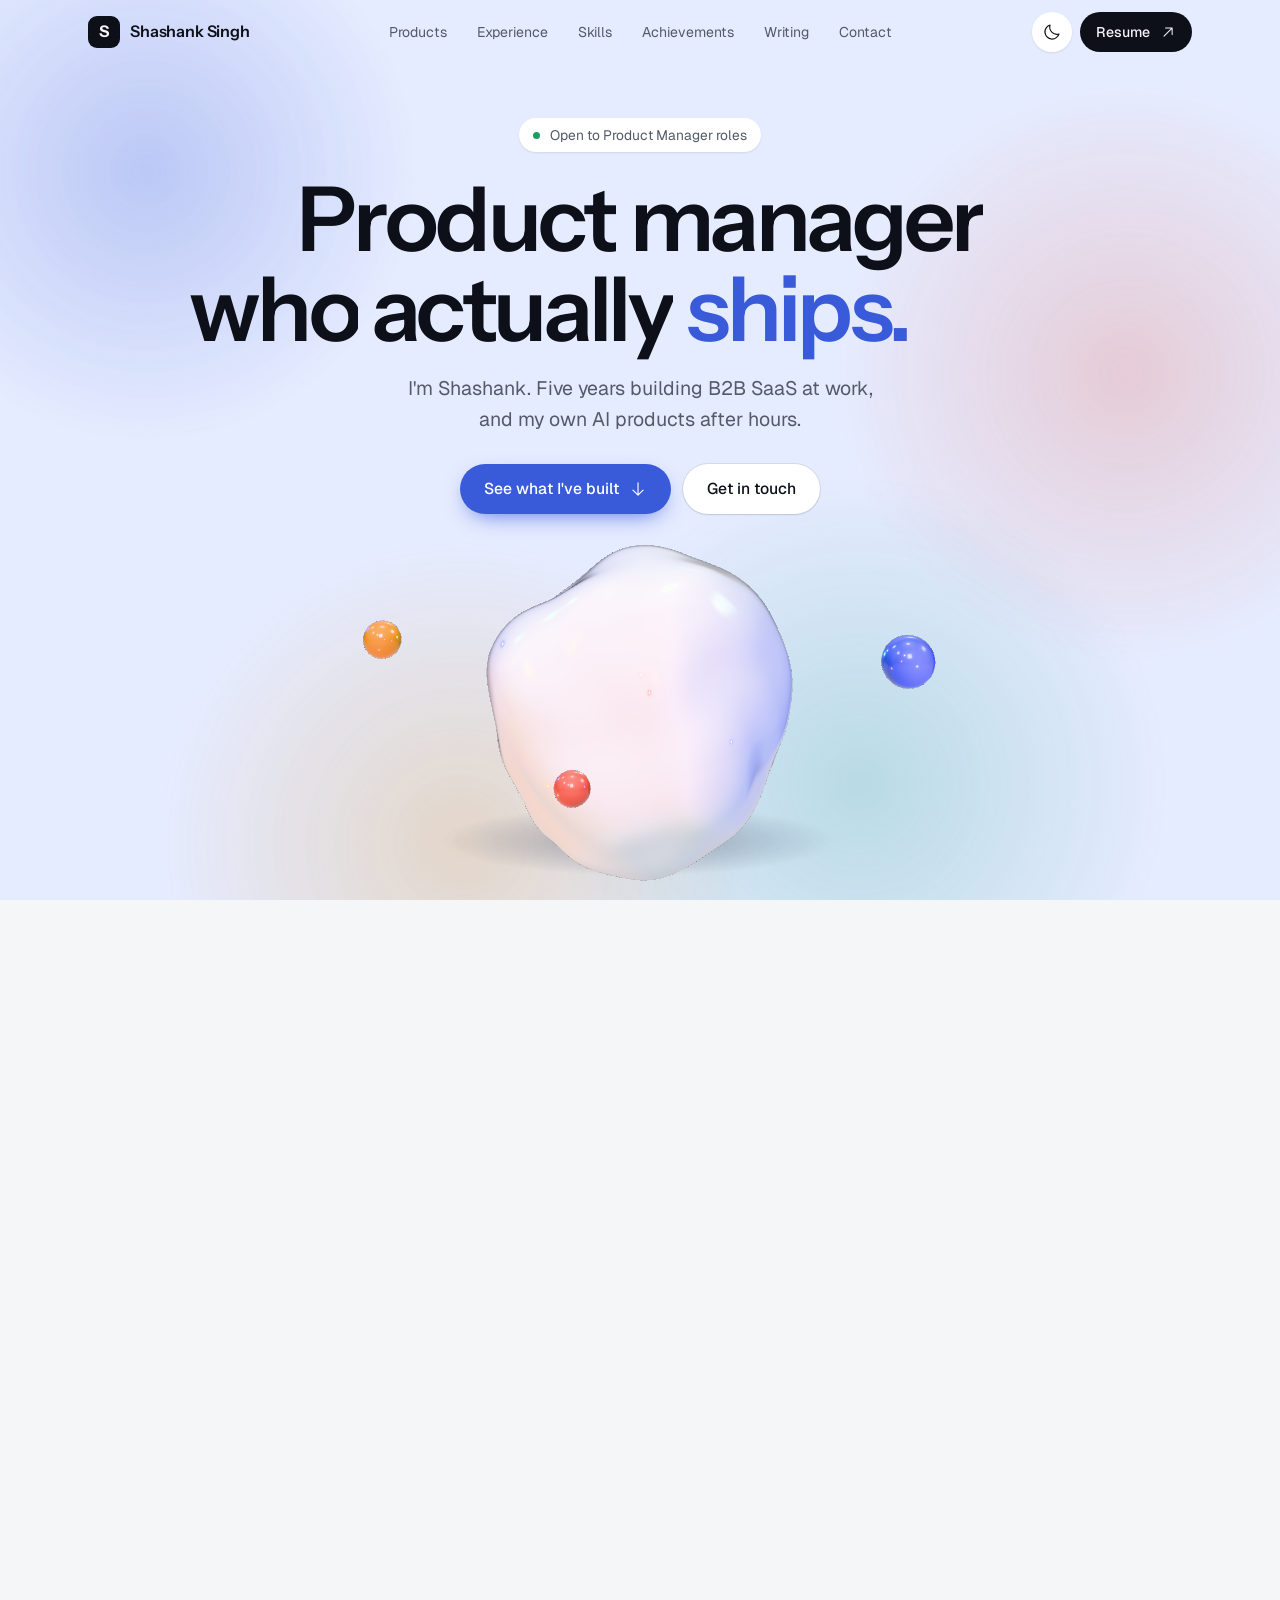
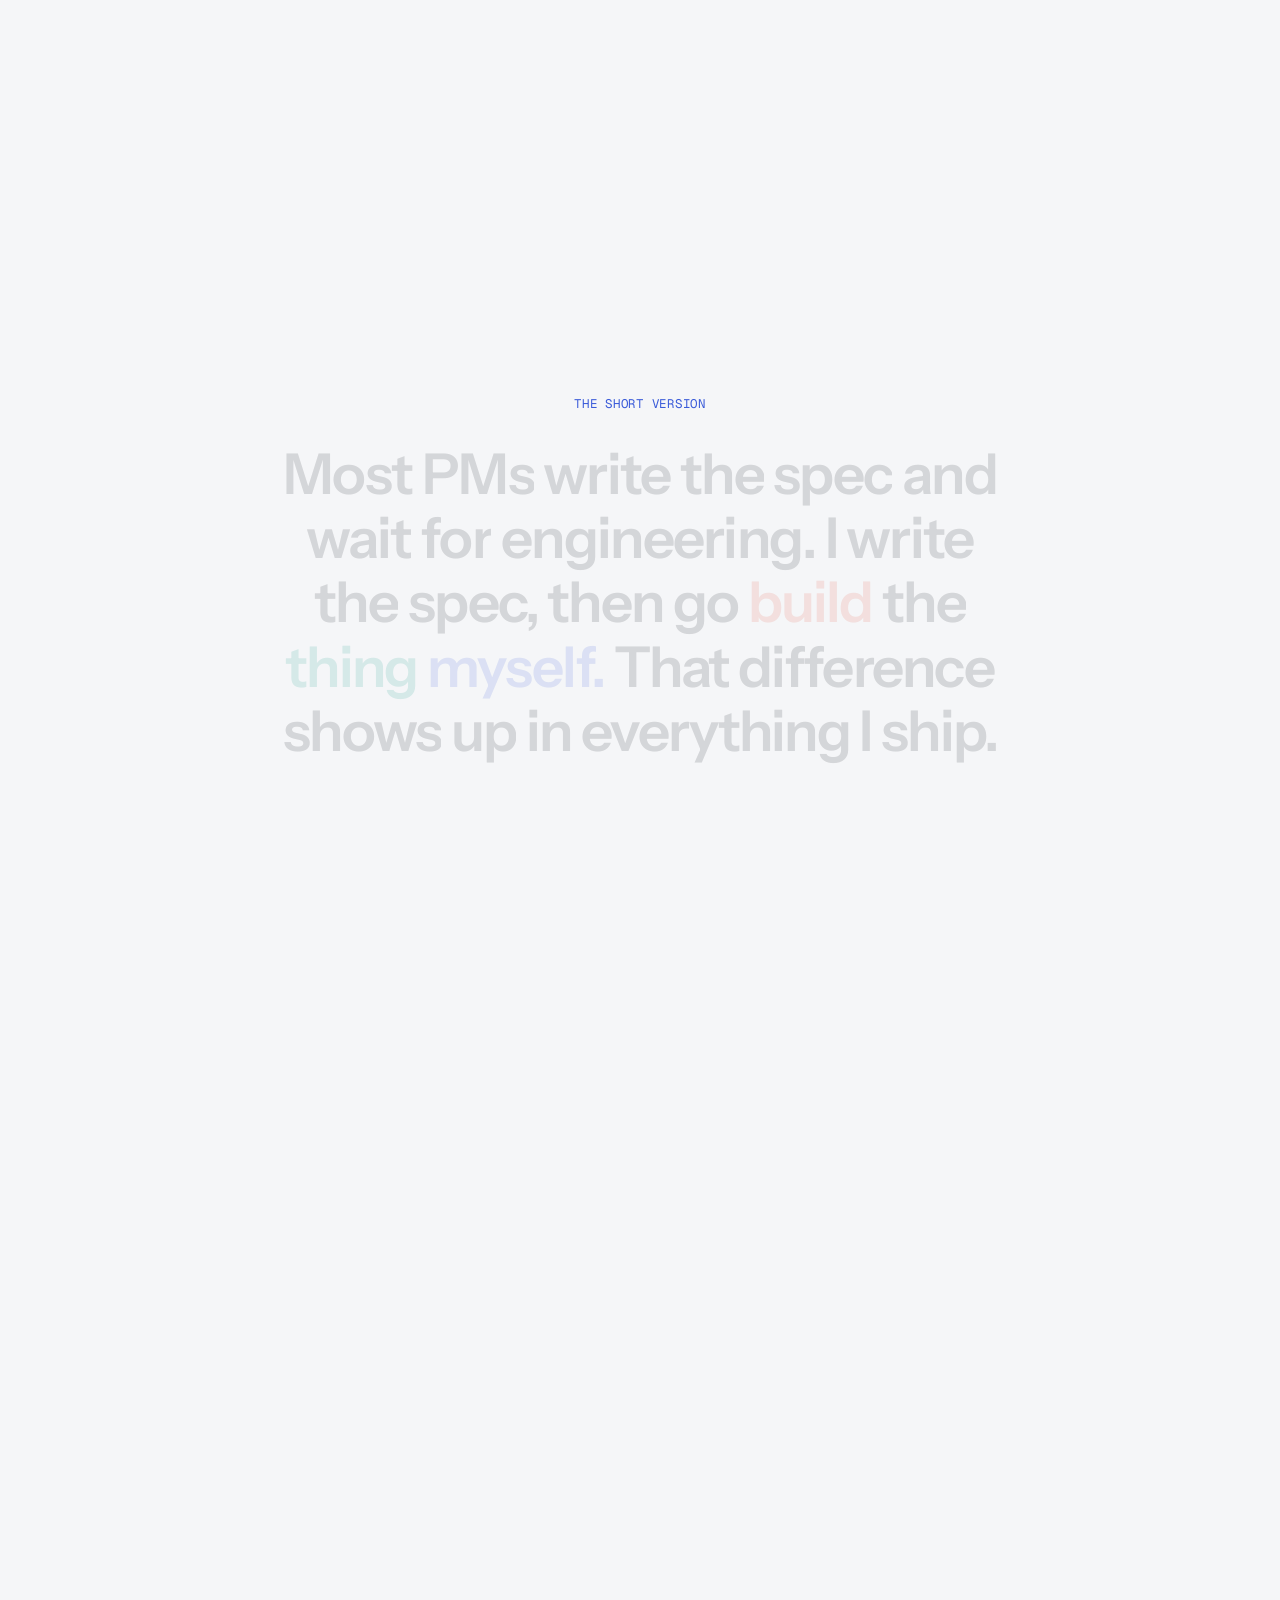
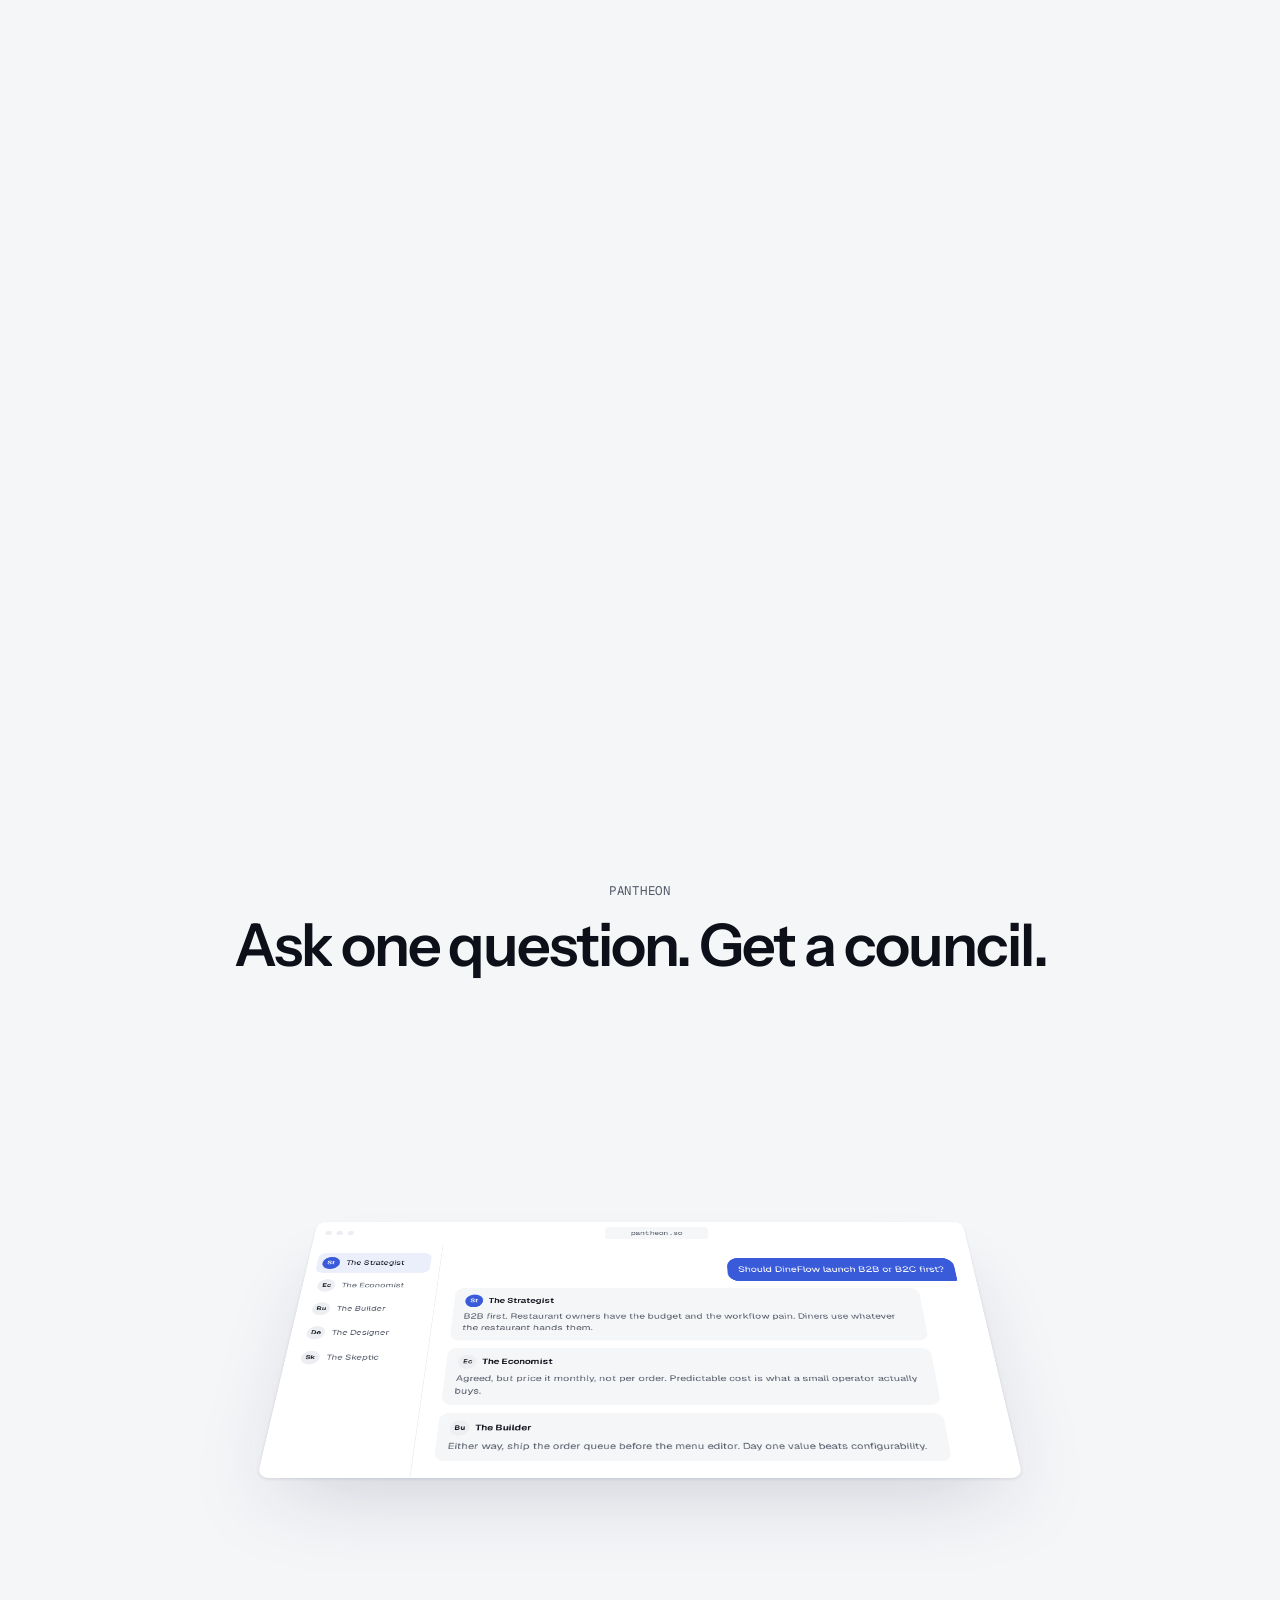
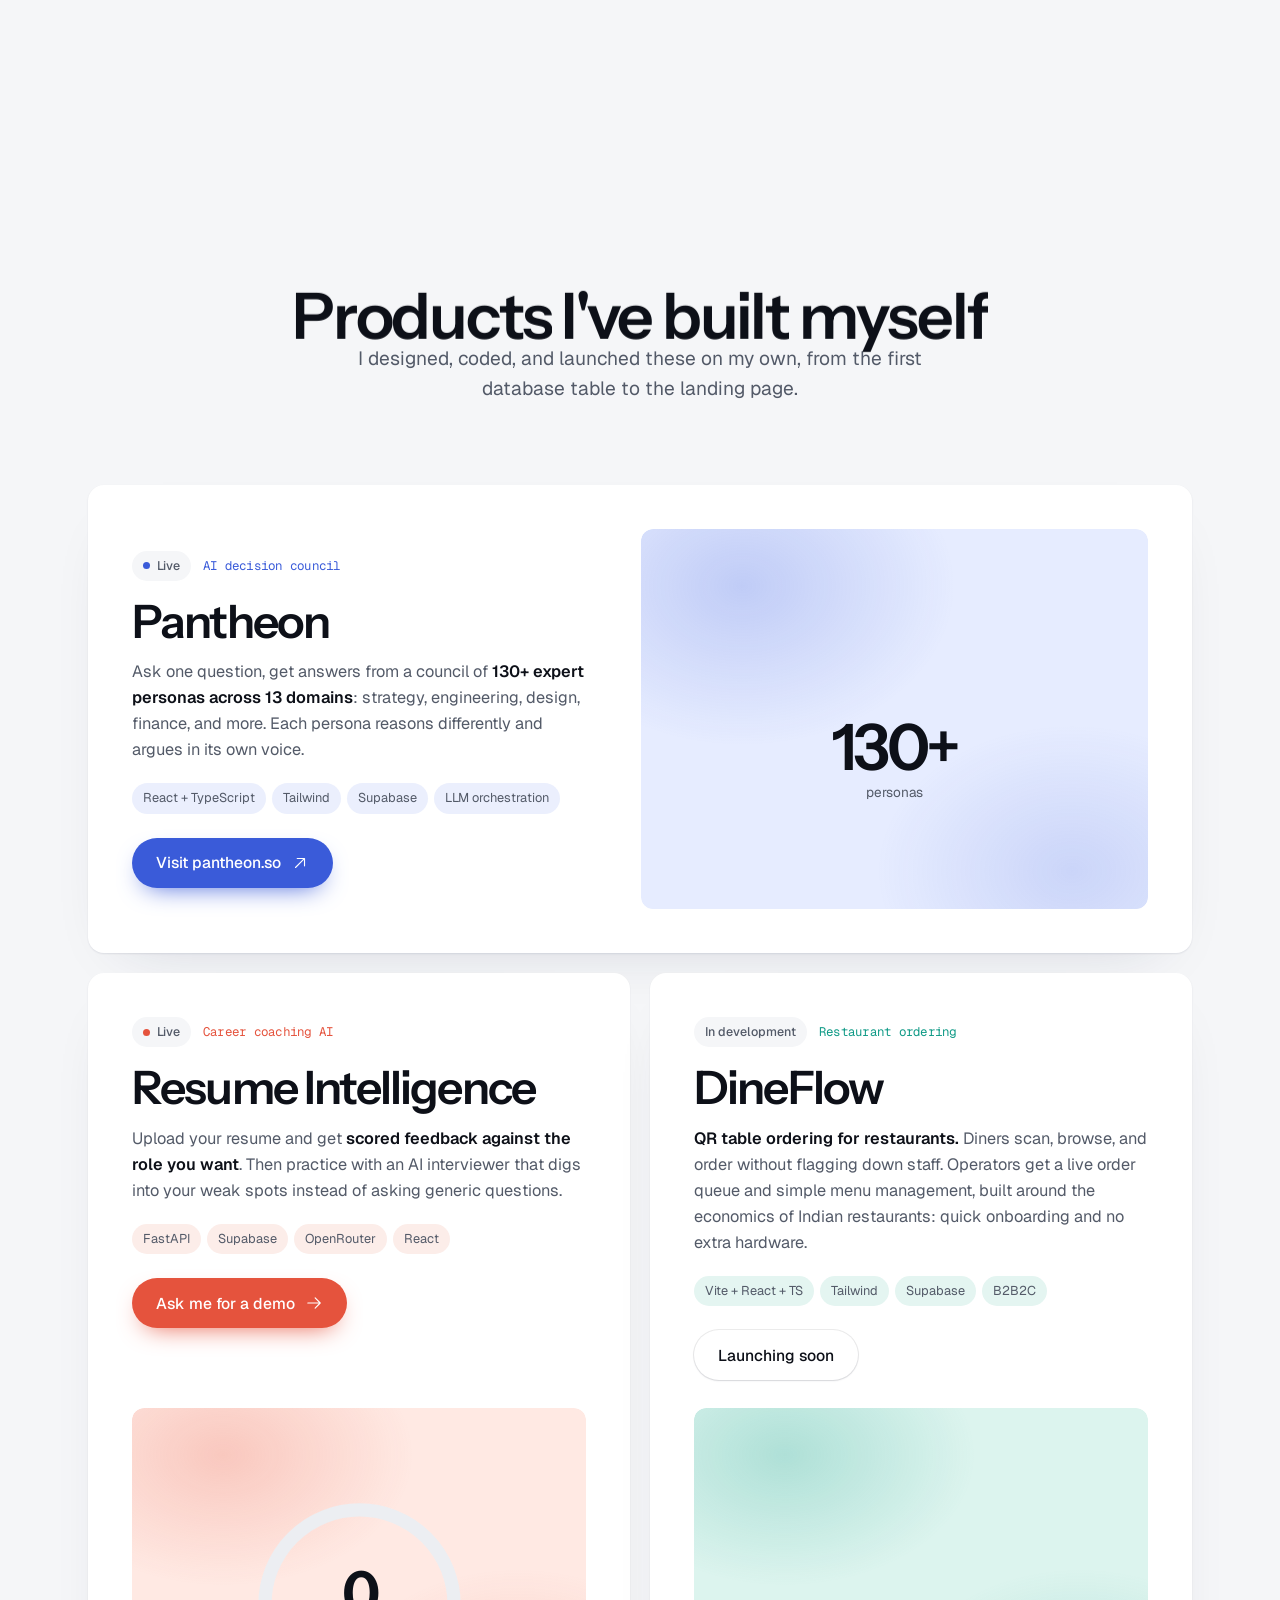
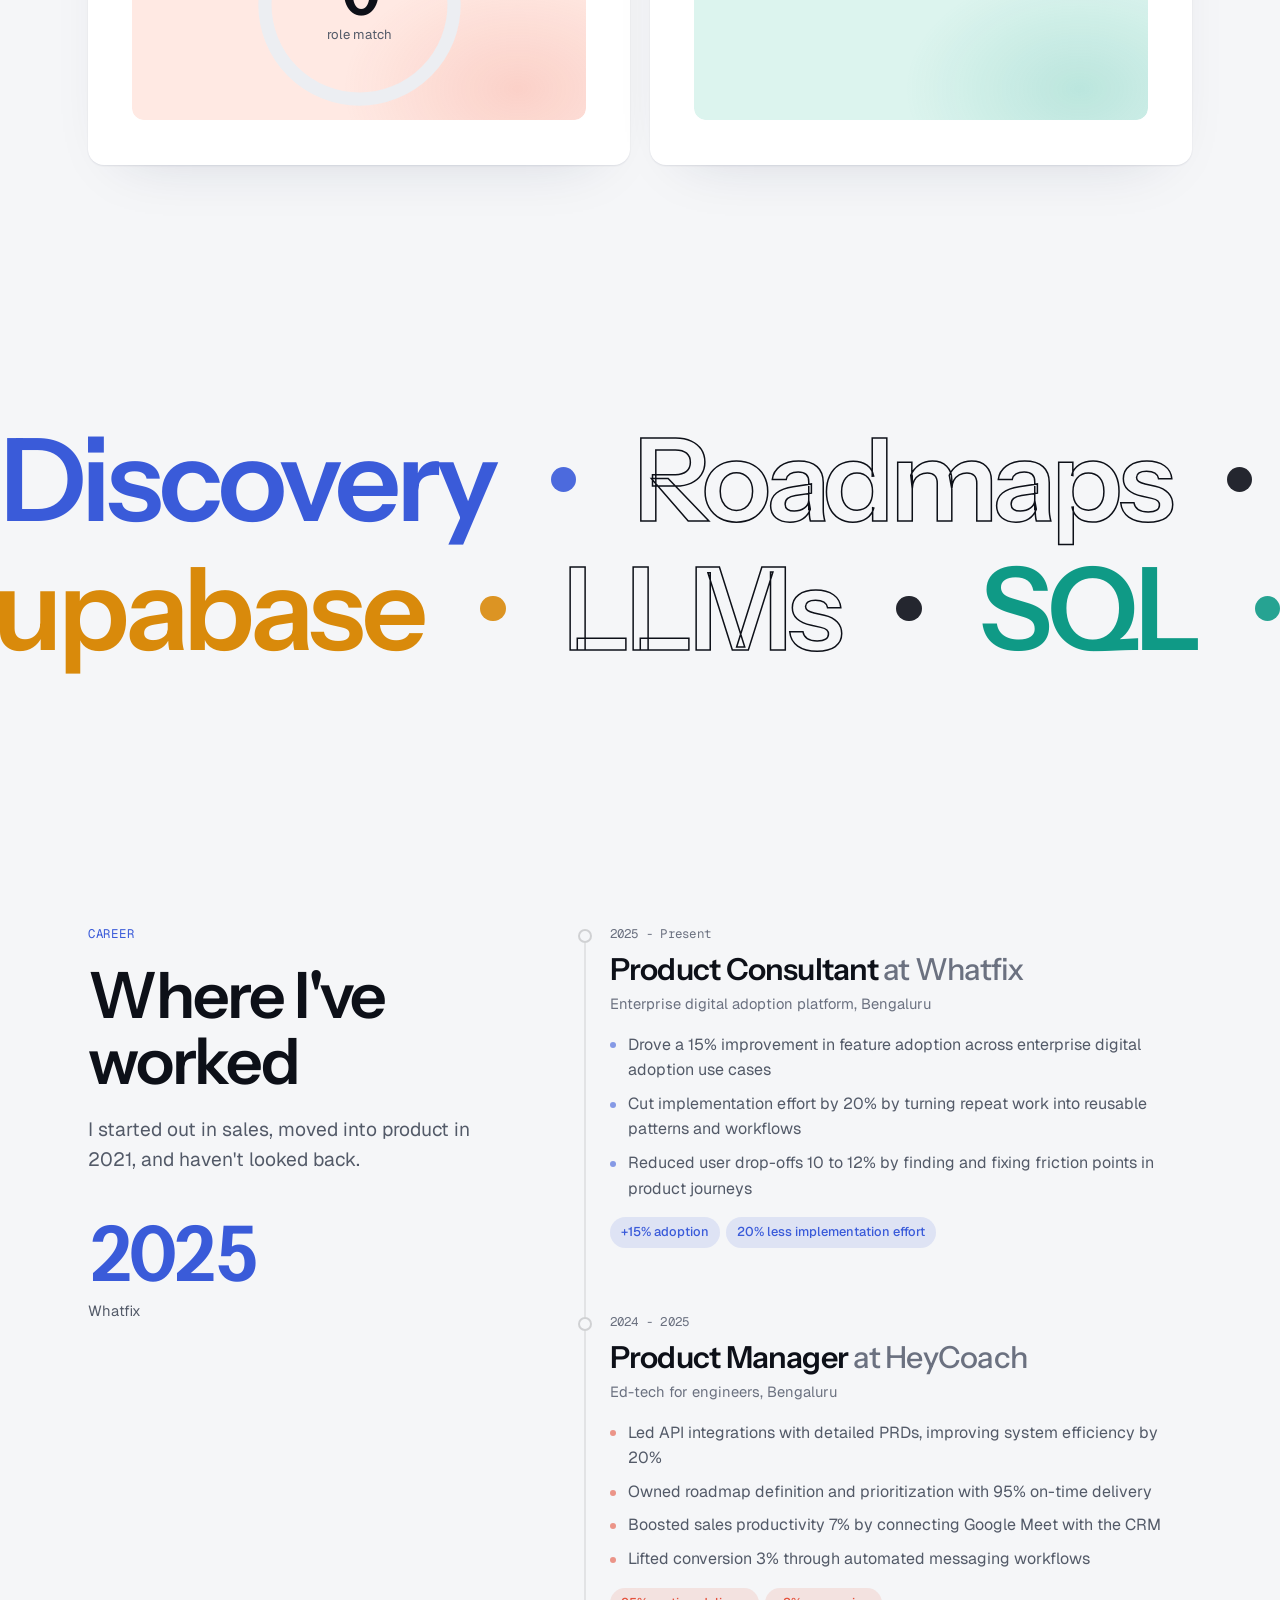
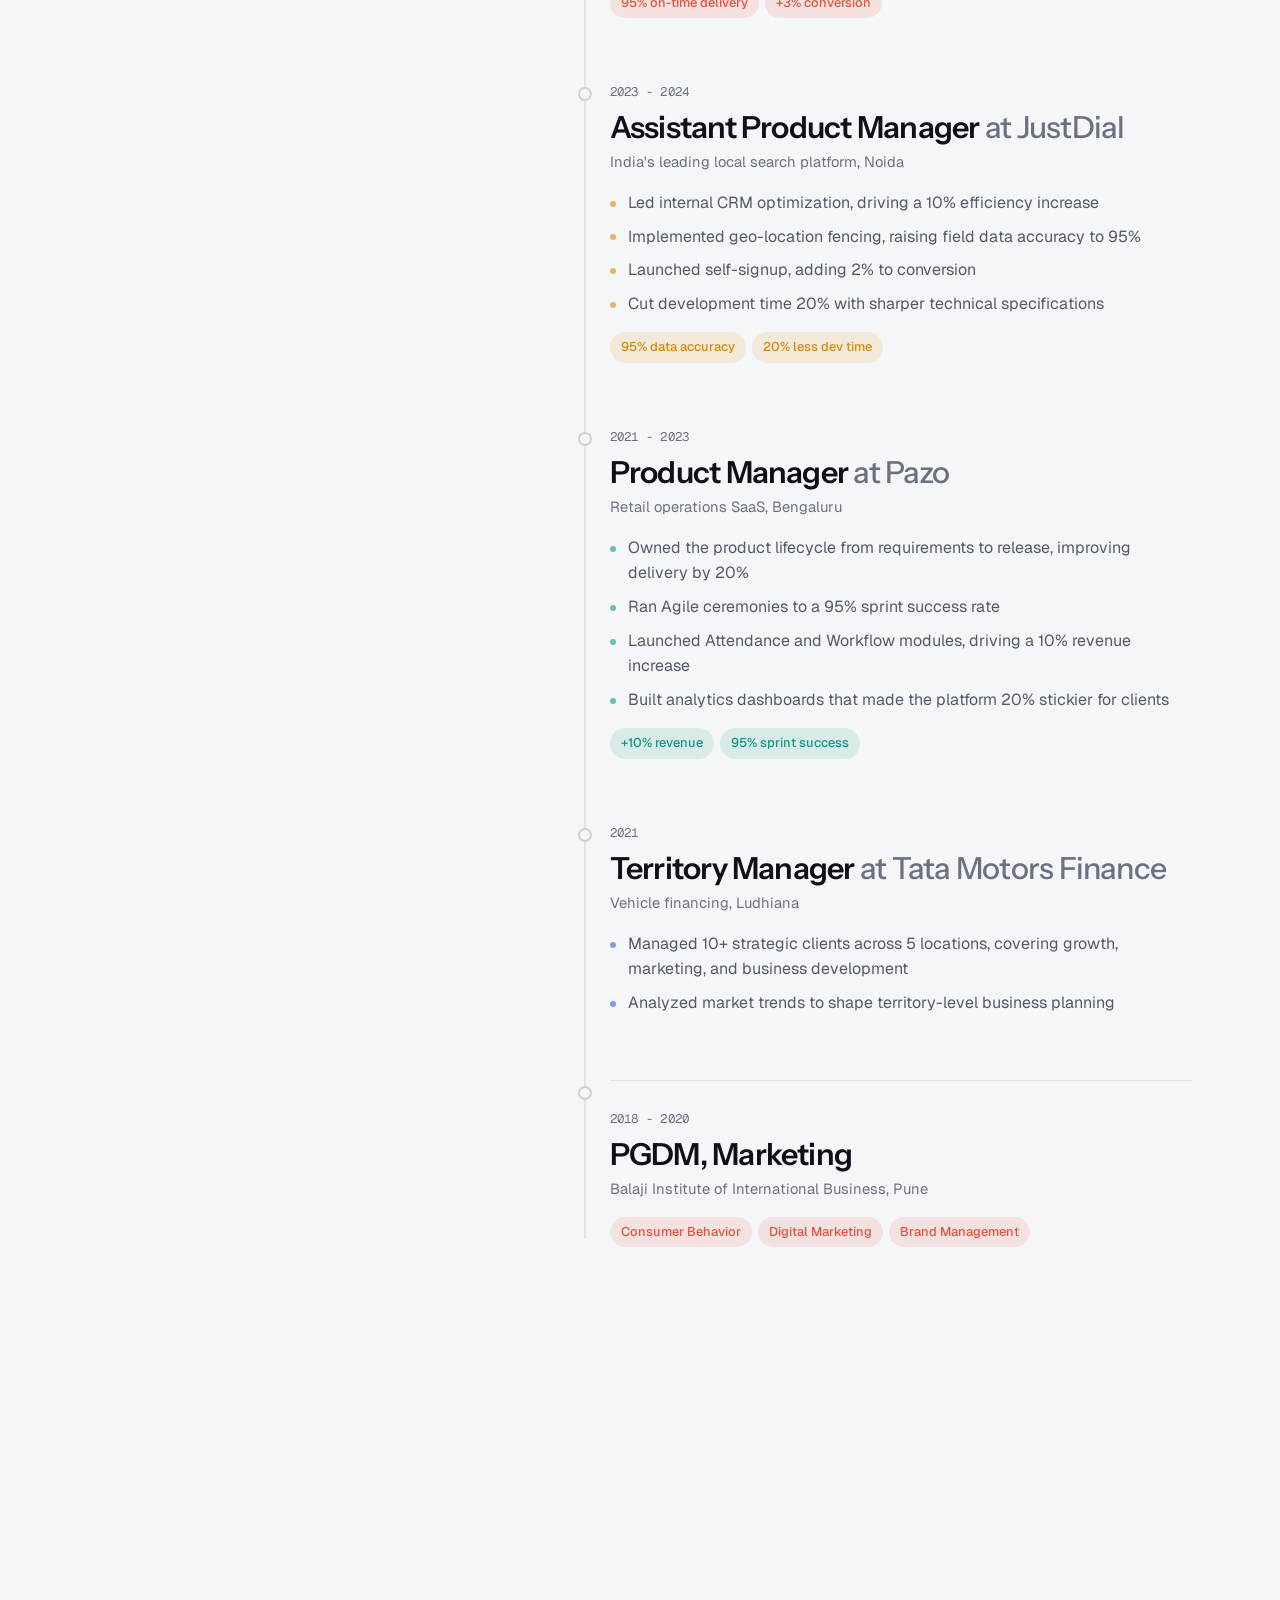
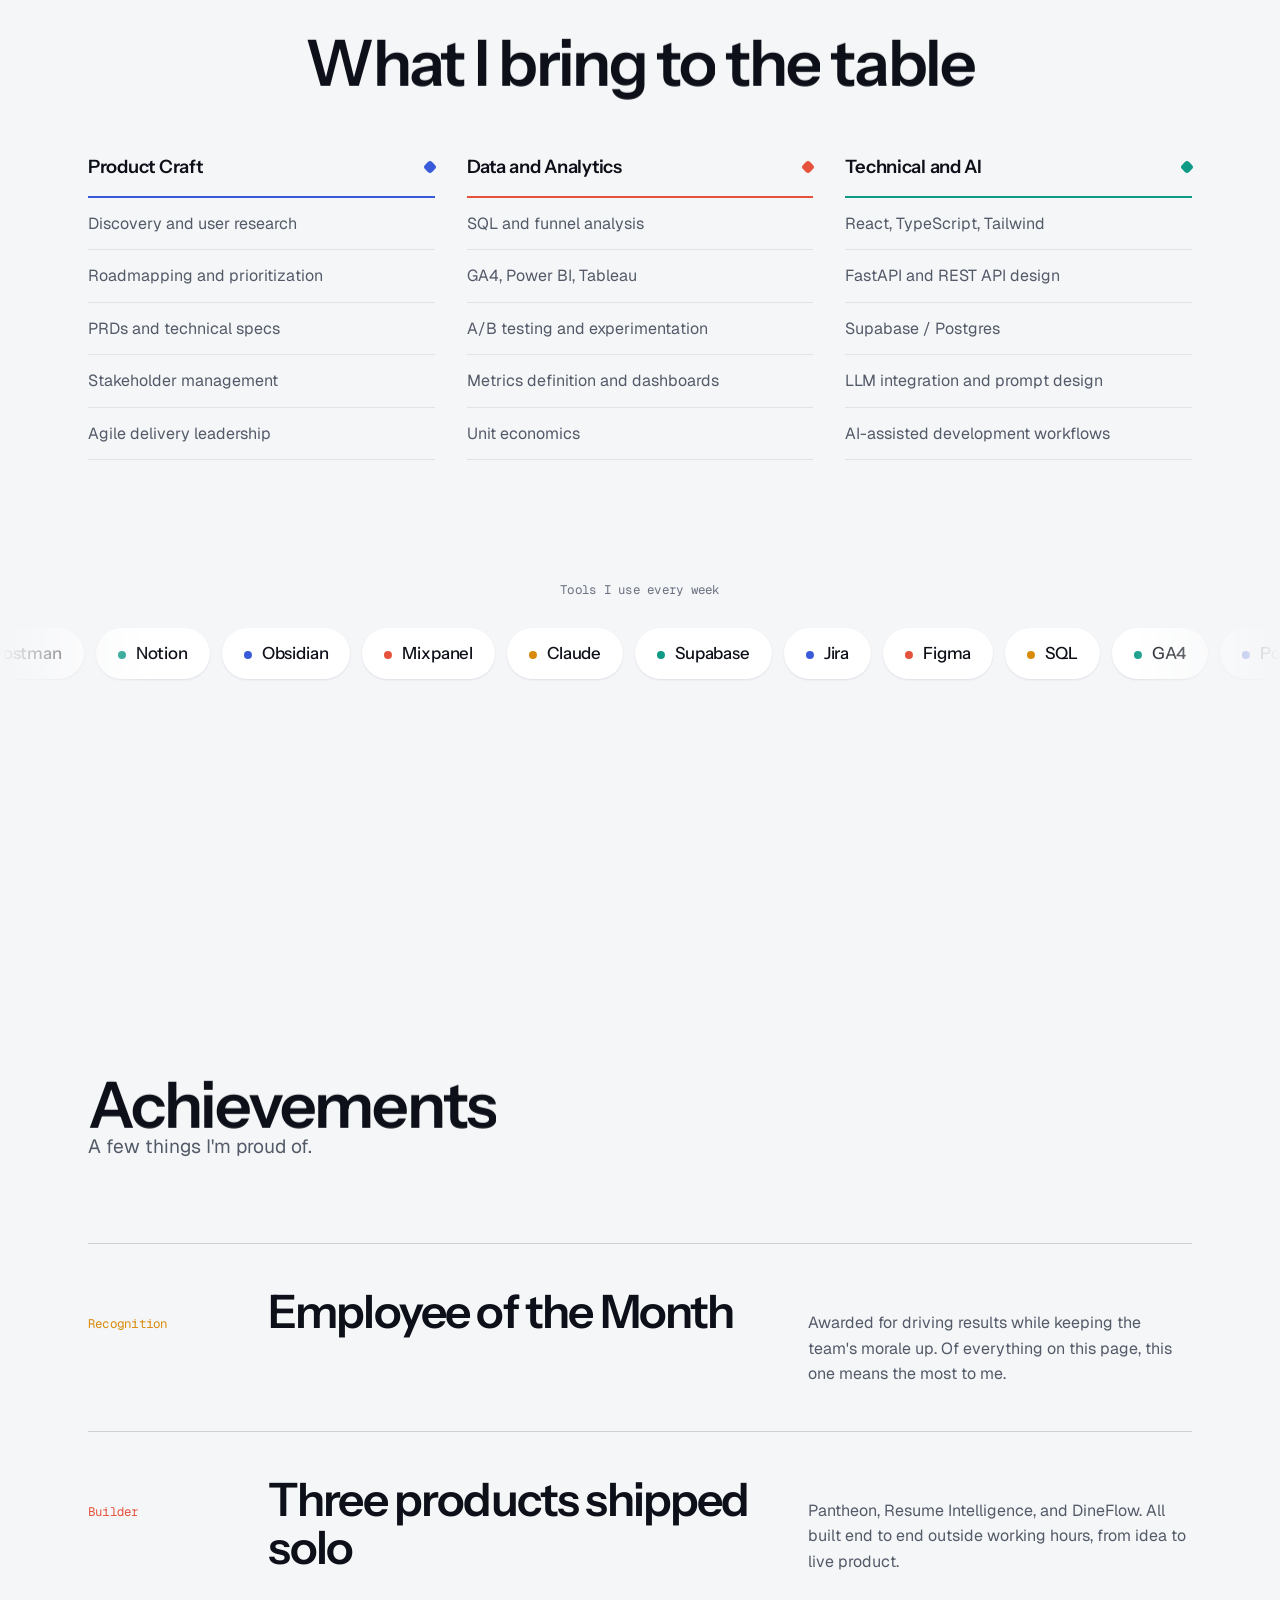
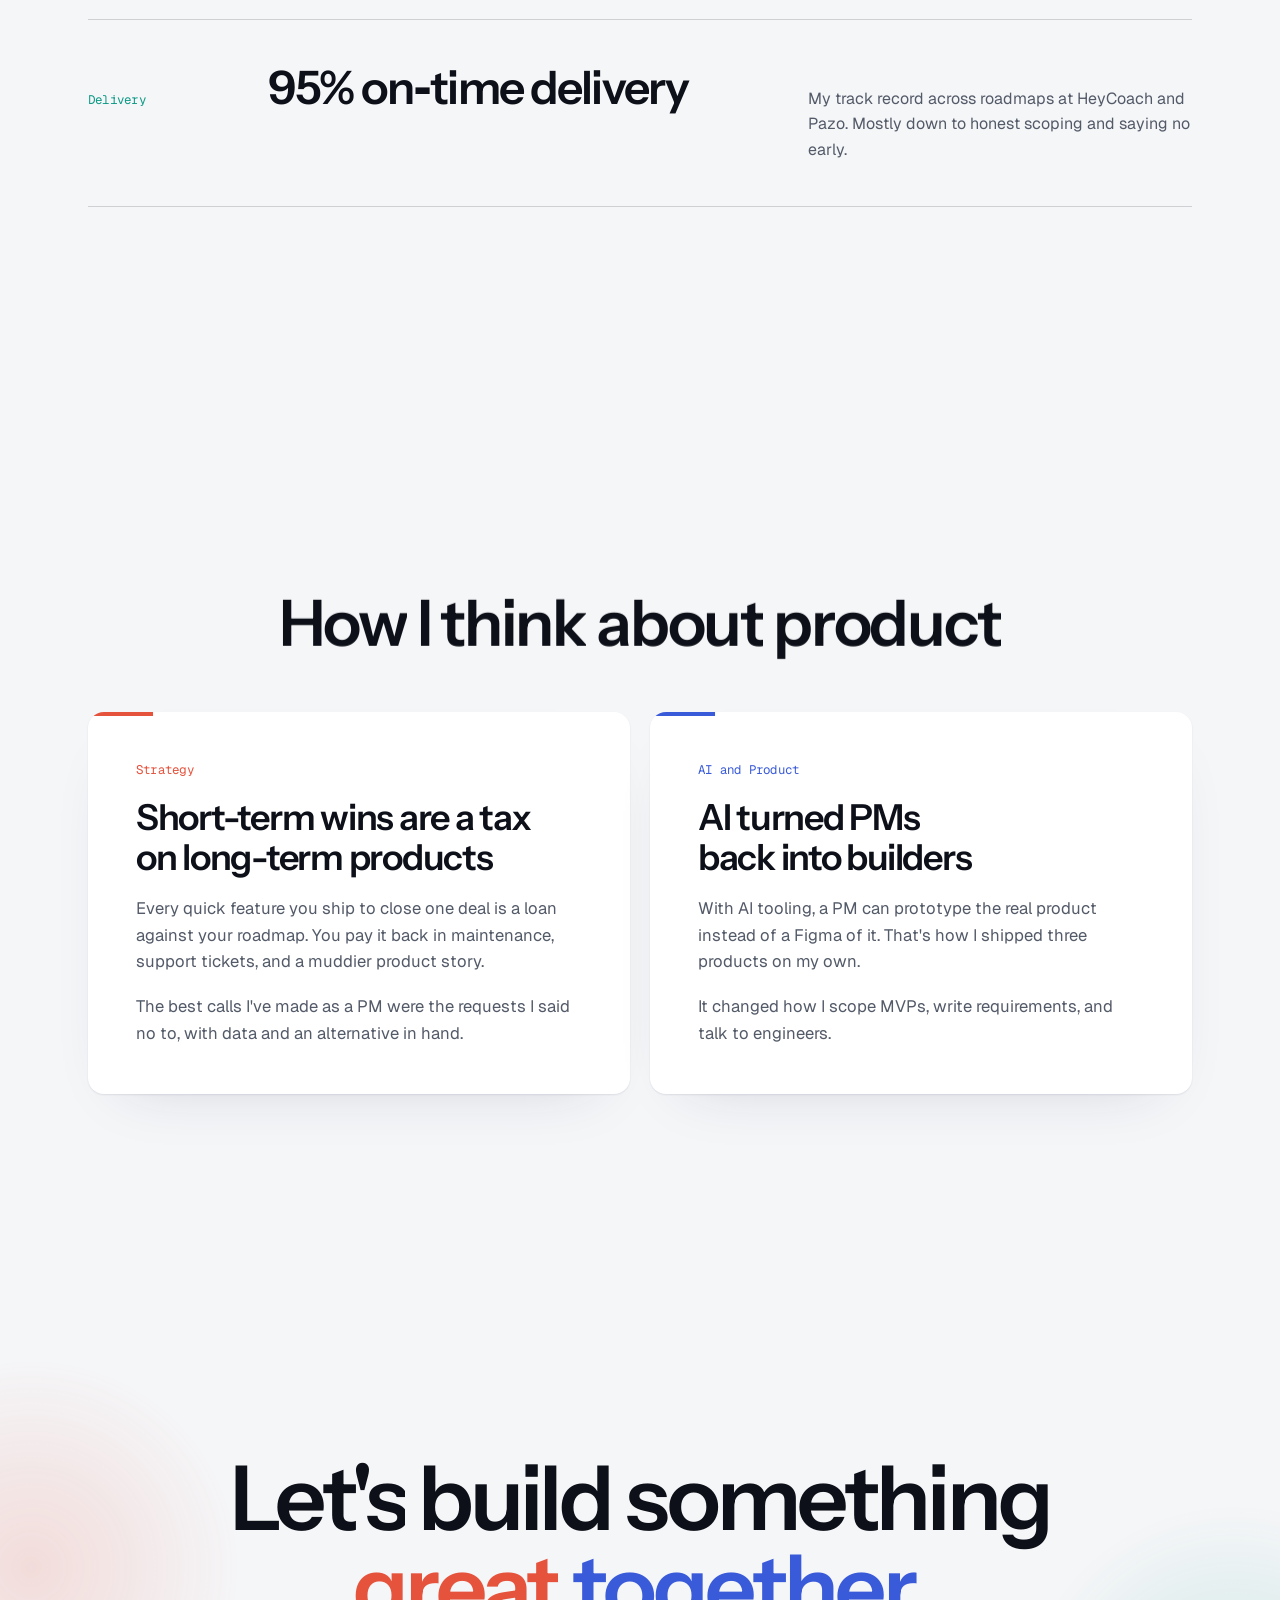
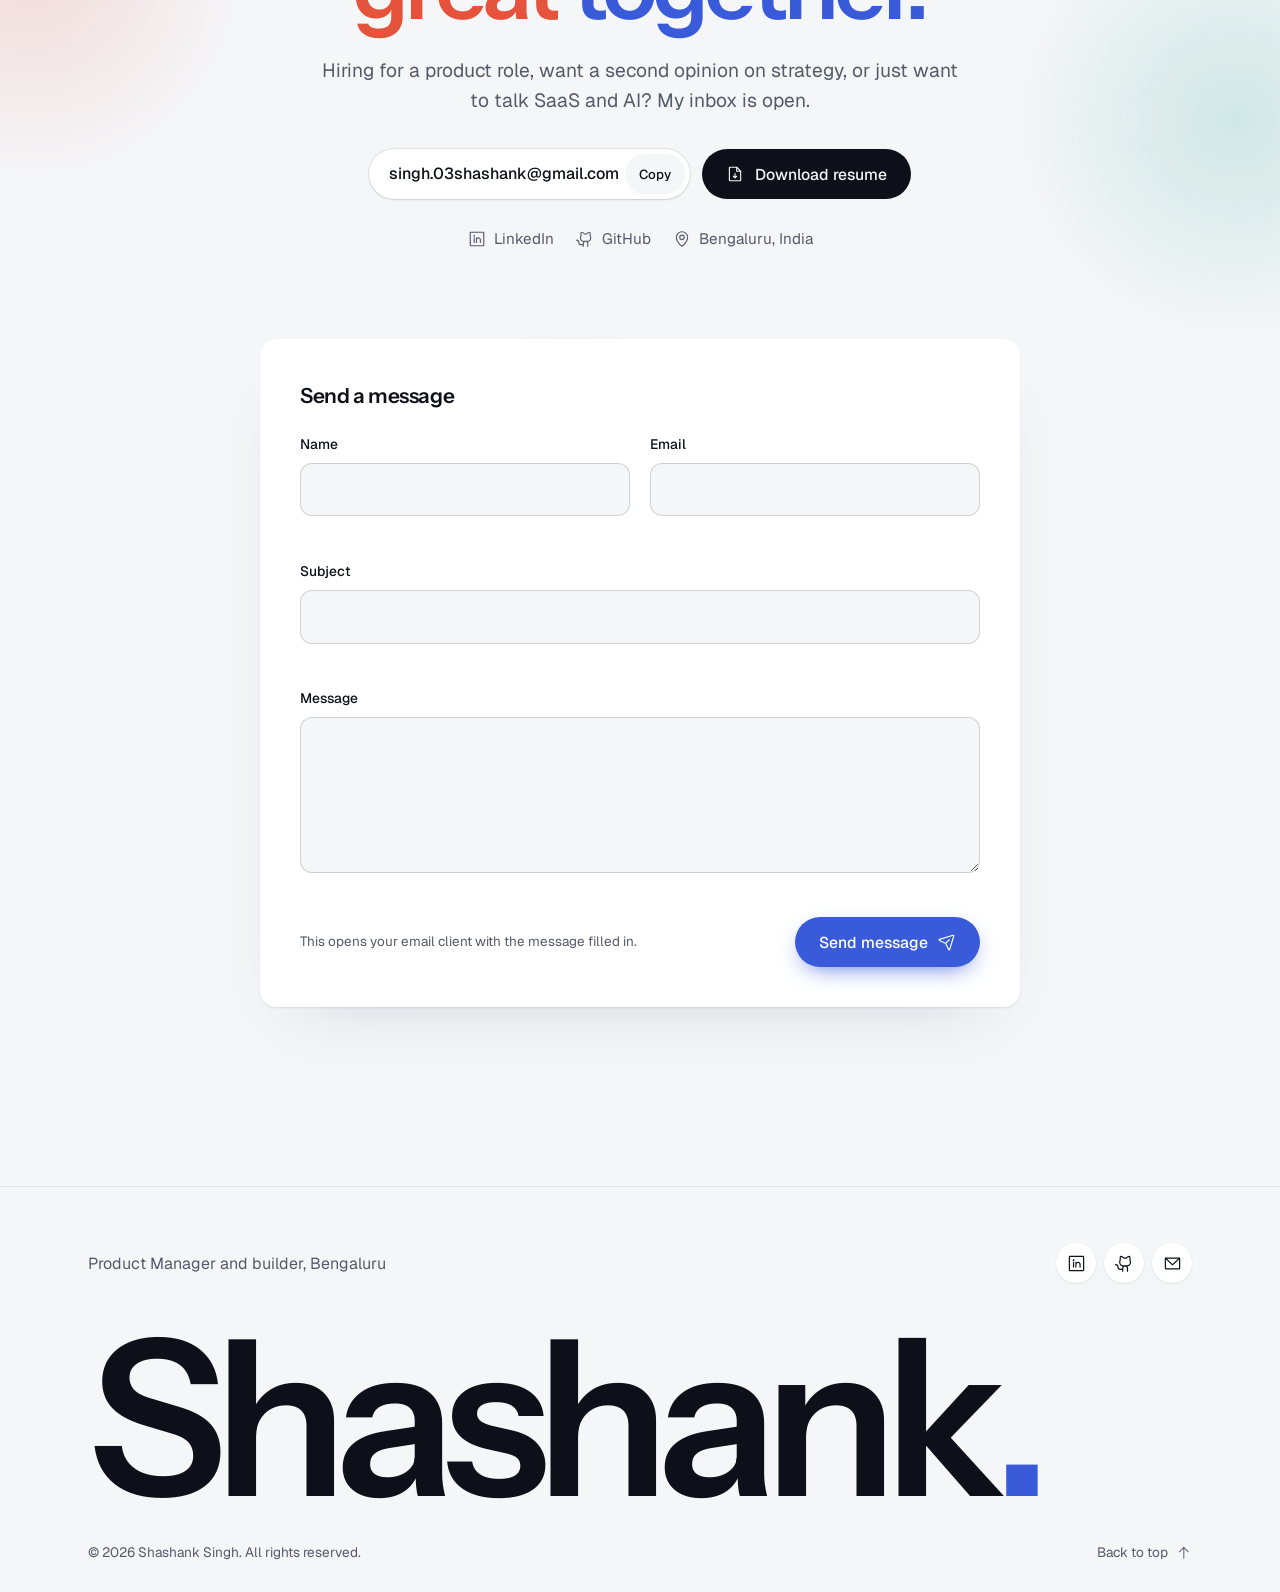
<file: index.html>
<!DOCTYPE html>
<html lang="en" data-theme="light">
<head>
    <meta charset="UTF-8">
    <meta name="viewport" content="width=device-width, initial-scale=1.0, viewport-fit=cover">
    <title>Shashank Singh | Product Manager</title>
    <meta name="description" content="Product Manager with 5+ years in B2B SaaS. I also build and ship my own AI products: Pantheon, Resume Intelligence, and DineFlow.">
    <meta property="og:title" content="Shashank Singh | Product Manager">
    <meta property="og:description" content="Product manager who actually ships. 5+ years in B2B SaaS, plus three products built solo.">
    <meta property="og:type" content="website">
    <meta name="theme-color" content="#f5f6f8">
    <link rel="icon" type="image/svg+xml" href="favicon.svg">
    <link rel="apple-touch-icon" href="apple-touch-icon.png">

    <!-- Set theme before paint to avoid a flash. Light by default; the toggle stores the visitor's choice. -->
    <script>
        (function () {
            var theme = 'light';
            try { if (localStorage.getItem('theme') === 'dark') theme = 'dark'; } catch (e) {}
            document.documentElement.setAttribute('data-theme', theme);
        })();
    </script>

    <link rel="preconnect" href="https://fonts.googleapis.com">
    <link rel="preconnect" href="https://fonts.gstatic.com" crossorigin>
    <link href="https://fonts.googleapis.com/css2?family=Instrument+Sans:wght@400..700&family=Geist:wght@400;500;600&family=Geist+Mono:wght@400;500&display=swap" rel="stylesheet">

    <link rel="stylesheet" href="css/styles.css">
</head>

<body>
    <svg width="0" height="0" style="position:absolute" aria-hidden="true">
        <symbol id="i-arrow-down" viewBox="0 0 256 256"><path d="M205.66,149.66l-72,72a8,8,0,0,1-11.32,0l-72-72a8,8,0,0,1,11.32-11.32L120,196.69V40a8,8,0,0,1,16,0V196.69l58.34-58.35a8,8,0,0,1,11.32,11.32Z"/></symbol>
        <symbol id="i-arrow-right" viewBox="0 0 256 256"><path d="M221.66,133.66l-72,72a8,8,0,0,1-11.32-11.32L196.69,136H40a8,8,0,0,1,0-16H196.69L138.34,61.66a8,8,0,0,1,11.32-11.32l72,72A8,8,0,0,1,221.66,133.66Z"/></symbol>
        <symbol id="i-arrow-up-right" viewBox="0 0 256 256"><path d="M200,64V168a8,8,0,0,1-16,0V83.31L69.66,197.66a8,8,0,0,1-11.32-11.32L172.69,72H88a8,8,0,0,1,0-16H192A8,8,0,0,1,200,64Z"/></symbol>
        <symbol id="i-check-circle" viewBox="0 0 256 256"><path d="M173.66,98.34a8,8,0,0,1,0,11.32l-56,56a8,8,0,0,1-11.32,0l-24-24a8,8,0,0,1,11.32-11.32L112,148.69l50.34-50.35A8,8,0,0,1,173.66,98.34ZM232,128A104,104,0,1,1,128,24,104.11,104.11,0,0,1,232,128Zm-16,0a88,88,0,1,0-88,88A88.1,88.1,0,0,0,216,128Z"/></symbol>
        <symbol id="i-envelope-simple" viewBox="0 0 256 256"><path d="M224,48H32a8,8,0,0,0-8,8V192a16,16,0,0,0,16,16H216a16,16,0,0,0,16-16V56A8,8,0,0,0,224,48ZM203.43,64,128,133.15,52.57,64ZM216,192H40V74.19l82.59,75.71a8,8,0,0,0,10.82,0L216,74.19V192Z"/></symbol>
        <symbol id="i-file-arrow-down" viewBox="0 0 256 256"><path d="M213.66,82.34l-56-56A8,8,0,0,0,152,24H56A16,16,0,0,0,40,40V216a16,16,0,0,0,16,16H200a16,16,0,0,0,16-16V88A8,8,0,0,0,213.66,82.34ZM160,51.31,188.69,80H160ZM200,216H56V40h88V88a8,8,0,0,0,8,8h48V216Zm-42.34-61.66a8,8,0,0,1,0,11.32l-24,24a8,8,0,0,1-11.32,0l-24-24a8,8,0,0,1,11.32-11.32L120,164.69V120a8,8,0,0,1,16,0v44.69l10.34-10.35A8,8,0,0,1,157.66,154.34Z"/></symbol>
        <symbol id="i-github-logo" viewBox="0 0 256 256"><path d="M208.31,75.68A59.78,59.78,0,0,0,202.93,28,8,8,0,0,0,196,24a59.75,59.75,0,0,0-48,24H124A59.75,59.75,0,0,0,76,24a8,8,0,0,0-6.93,4,59.78,59.78,0,0,0-5.38,47.68A58.14,58.14,0,0,0,56,104v8a56.06,56.06,0,0,0,48.44,55.47A39.8,39.8,0,0,0,96,192v8H72a24,24,0,0,1-24-24A40,40,0,0,0,8,136a8,8,0,0,0,0,16,24,24,0,0,1,24,24,40,40,0,0,0,40,40H96v16a8,8,0,0,0,16,0V192a24,24,0,0,1,48,0v40a8,8,0,0,0,16,0V192a39.8,39.8,0,0,0-8.44-24.53A56.06,56.06,0,0,0,216,112v-8A58.14,58.14,0,0,0,208.31,75.68ZM200,112a40,40,0,0,1-40,40H112a40,40,0,0,1-40-40v-8a41.74,41.74,0,0,1,6.9-22.48A8,8,0,0,0,80,73.83a43.81,43.81,0,0,1,.79-33.58,43.88,43.88,0,0,1,32.32,20.06A8,8,0,0,0,119.82,64h32.35a8,8,0,0,0,6.74-3.69,43.87,43.87,0,0,1,32.32-20.06A43.81,43.81,0,0,1,192,73.83a8.09,8.09,0,0,0,1,7.65A41.72,41.72,0,0,1,200,104Z"/></symbol>
        <symbol id="i-linkedin-logo" viewBox="0 0 256 256"><path d="M216,24H40A16,16,0,0,0,24,40V216a16,16,0,0,0,16,16H216a16,16,0,0,0,16-16V40A16,16,0,0,0,216,24Zm0,192H40V40H216V216ZM96,112v64a8,8,0,0,1-16,0V112a8,8,0,0,1,16,0Zm88,28v36a8,8,0,0,1-16,0V140a20,20,0,0,0-40,0v36a8,8,0,0,1-16,0V112a8,8,0,0,1,15.79-1.78A36,36,0,0,1,184,140ZM100,84A12,12,0,1,1,88,72,12,12,0,0,1,100,84Z"/></symbol>
        <symbol id="i-list" viewBox="0 0 256 256"><path d="M224,128a8,8,0,0,1-8,8H40a8,8,0,0,1,0-16H216A8,8,0,0,1,224,128ZM40,72H216a8,8,0,0,0,0-16H40a8,8,0,0,0,0,16ZM216,184H40a8,8,0,0,0,0,16H216a8,8,0,0,0,0-16Z"/></symbol>
        <symbol id="i-map-pin" viewBox="0 0 256 256"><path d="M128,64a40,40,0,1,0,40,40A40,40,0,0,0,128,64Zm0,64a24,24,0,1,1,24-24A24,24,0,0,1,128,128Zm0-112a88.1,88.1,0,0,0-88,88c0,31.4,14.51,64.68,42,96.25a254.19,254.19,0,0,0,41.45,38.3,8,8,0,0,0,9.18,0A254.19,254.19,0,0,0,174,200.25c27.45-31.57,42-64.85,42-96.25A88.1,88.1,0,0,0,128,16Zm0,206c-16.53-13-72-60.75-72-118a72,72,0,0,1,144,0C200,161.23,144.53,209,128,222Z"/></symbol>
        <symbol id="i-moon" viewBox="0 0 256 256"><path d="M233.54,142.23a8,8,0,0,0-8-2,88.08,88.08,0,0,1-109.8-109.8,8,8,0,0,0-10-10,104.84,104.84,0,0,0-52.91,37A104,104,0,0,0,136,224a103.09,103.09,0,0,0,62.52-20.88,104.84,104.84,0,0,0,37-52.91A8,8,0,0,0,233.54,142.23ZM188.9,190.34A88,88,0,0,1,65.66,67.11a89,89,0,0,1,31.4-26A106,106,0,0,0,96,56,104.11,104.11,0,0,0,200,160a106,106,0,0,0,14.92-1.06A89,89,0,0,1,188.9,190.34Z"/></symbol>
        <symbol id="i-paper-plane-tilt" viewBox="0 0 256 256"><path d="M227.32,28.68a16,16,0,0,0-15.66-4.08l-.15,0L19.57,82.84a16,16,0,0,0-2.49,29.8L102,154l41.3,84.87A15.86,15.86,0,0,0,157.74,248q.69,0,1.38-.06a15.88,15.88,0,0,0,14-11.51l58.2-191.94c0-.05,0-.1,0-.15A16,16,0,0,0,227.32,28.68ZM157.83,231.85l-.05.14,0-.07-40.06-82.3,48-48a8,8,0,0,0-11.31-11.31l-48,48L24.08,98.25l-.07,0,.14,0L216,40Z"/></symbol>
        <symbol id="i-sun" viewBox="0 0 256 256"><path d="M120,40V16a8,8,0,0,1,16,0V40a8,8,0,0,1-16,0Zm72,88a64,64,0,1,1-64-64A64.07,64.07,0,0,1,192,128Zm-16,0a48,48,0,1,0-48,48A48.05,48.05,0,0,0,176,128ZM58.34,69.66A8,8,0,0,0,69.66,58.34l-16-16A8,8,0,0,0,42.34,53.66Zm0,116.68-16,16a8,8,0,0,0,11.32,11.32l16-16a8,8,0,0,0-11.32-11.32ZM192,72a8,8,0,0,0,5.66-2.34l16-16a8,8,0,0,0-11.32-11.32l-16,16A8,8,0,0,0,192,72Zm5.66,114.34a8,8,0,0,0-11.32,11.32l16,16a8,8,0,0,0,11.32-11.32ZM48,128a8,8,0,0,0-8-8H16a8,8,0,0,0,0,16H40A8,8,0,0,0,48,128Zm80,80a8,8,0,0,0-8,8v24a8,8,0,0,0,16,0V216A8,8,0,0,0,128,208Zm112-88H216a8,8,0,0,0,0,16h24a8,8,0,0,0,0-16Z"/></symbol>
        <symbol id="i-x" viewBox="0 0 256 256"><path d="M205.66,194.34a8,8,0,0,1-11.32,11.32L128,139.31,61.66,205.66a8,8,0,0,1-11.32-11.32L116.69,128,50.34,61.66A8,8,0,0,1,61.66,50.34L128,116.69l66.34-66.35a8,8,0,0,1,11.32,11.32L139.31,128Z"/></symbol>
    </svg>

    <a class="skip-link" href="#main">Skip to content</a>
    <div class="bg-wash" id="bg-wash" aria-hidden="true"></div>
    <div class="progress" aria-hidden="true"></div>

    <!-- ===================== NAV ===================== -->
    <nav class="nav" id="navbar" aria-label="Primary">
        <div class="wrap nav__inner">
            <a href="#top" class="brand" aria-label="Shashank Singh, back to top">
                <span class="brand__mark">S</span>
                <span class="brand__name">Shashank Singh</span>
            </a>

            <div class="nav__links" id="nav-links">
                <span class="nav__pill" aria-hidden="true"></span>
                <a href="#products" class="nav__link">Products</a>
                <a href="#experience" class="nav__link">Experience</a>
                <a href="#skills" class="nav__link">Skills</a>
                <a href="#achievements" class="nav__link">Achievements</a>
                <a href="#writing" class="nav__link">Writing</a>
                <a href="#contact" class="nav__link">Contact</a>
            </div>

            <div class="nav__actions">
                <button id="theme-toggle" class="icon-btn" aria-label="Toggle light and dark mode">
                    <svg class="icon theme-icon-dark"><use href="#i-moon"/></svg>
                    <svg class="icon theme-icon-light"><use href="#i-sun"/></svg>
                </button>
                <a class="btn btn--dark btn--sm nav__resume resume-link" href="https://drive.google.com/file/d/1mXUNZkbzMPZu5fDIAiXEY95HeJ7bUFOY/view?usp=sharing" target="_blank" rel="noopener">
                    Resume
                    <svg class="icon icon-arrow-ur"><use href="#i-arrow-up-right"/></svg>
                </a>
                <button id="mobile-menu-btn" class="icon-btn menu-btn" aria-label="Open menu" aria-expanded="false" aria-controls="mobile-menu">
                    <svg class="icon"><use href="#i-list"/></svg>
                </button>
            </div>
        </div>
    </nav>

    <!-- Mobile menu -->
    <div class="menu" id="mobile-menu" aria-label="Menu">
        <button class="icon-btn menu__close" id="mobile-menu-close" aria-label="Close menu">
            <svg class="icon"><use href="#i-x"/></svg>
        </button>
        <div class="menu__links">
            <a href="#products" class="menu__link">Products <svg class="icon"><use href="#i-arrow-right"/></svg></a>
            <a href="#experience" class="menu__link">Experience <svg class="icon"><use href="#i-arrow-right"/></svg></a>
            <a href="#skills" class="menu__link">Skills <svg class="icon"><use href="#i-arrow-right"/></svg></a>
            <a href="#achievements" class="menu__link">Achievements <svg class="icon"><use href="#i-arrow-right"/></svg></a>
            <a href="#writing" class="menu__link">Writing <svg class="icon"><use href="#i-arrow-right"/></svg></a>
            <a href="#contact" class="menu__link">Contact <svg class="icon"><use href="#i-arrow-right"/></svg></a>
        </div>
        <div class="menu__foot">
            <a class="btn btn--dark resume-link" href="https://drive.google.com/file/d/1mXUNZkbzMPZu5fDIAiXEY95HeJ7bUFOY/view?usp=sharing" target="_blank" rel="noopener">
                <svg class="icon"><use href="#i-file-arrow-down"/></svg>
                Download resume
            </a>
            <span class="mono" style="color: var(--fg-2)">Bengaluru, India</span>
        </div>
    </div>

    <!-- ===================== HERO ===================== -->
    <header id="top" class="hero" data-tint="1">
        <div class="hero__sticky">
            <div class="hero__blobs" aria-hidden="true">
                <i class="blob blob--1"></i><i class="blob blob--2"></i><i class="blob blob--3"></i><i class="blob blob--4"></i>
            </div>
            <div class="hero__fallback" aria-hidden="true"></div>
            <div class="hero__canvas" id="hero-canvas" aria-hidden="true"></div>

            <div class="wrap hero__copy" id="hero-copy">
                <p class="hero__intro hero-fade"><i aria-hidden="true"></i>Open to Product Manager roles</p>
                <h1 class="display hero__title" id="hero-title" aria-label="Product manager who actually ships.">
                    <span class="line" data-split>Product manager</span>
                    <span class="line"><span data-split>who actually</span>
                        <span class="rotator" id="word-rotator" aria-hidden="true">
                            <span class="rotator__word c1">ships.</span>
                            <span class="rotator__word c2">builds.</span>
                            <span class="rotator__word c4">delivers.</span>
                            <span class="rotator__word c3">scales.</span>
                        </span>
                    </span>
                </h1>
                <p class="hero__sub hero-fade">I'm Shashank. Five years building B2B SaaS at work, and my own AI products after hours.</p>
                <div class="hero__ctas hero-fade">
                    <a href="#products" class="btn btn--primary magnetic">
                        See what I've built
                        <svg class="icon icon-arrow-d"><use href="#i-arrow-down"/></svg>
                    </a>
                    <a href="#contact" class="btn btn--ghost magnetic">Get in touch</a>
                </div>
            </div>

            <p class="hero__caption" id="hero-caption"><strong>5+ years</strong> in B2B SaaS. <strong>3 products</strong> designed, coded and launched solo.</p>
        </div>
    </header>

    <main id="main">
        <!-- ===================== STATEMENT ===================== -->
        <section id="story" class="story" aria-label="About" data-tint="3">
            <div class="story__pin">
                <div class="wrap">
                    <p class="kicker" style="text-align: center; margin-bottom: 28px">The short version</p>
                    <p class="story__text" id="story-text">Most PMs write the spec and wait for engineering. I write the spec, then go build the thing myself. That difference shows up in everything I ship.</p>

                    <div class="ledger">
                        <div class="ledger__item">
                            <div class="ledger__num c1"><span class="counter" data-target="5">5</span>+</div>
                            <div class="ledger__label">Years in product</div>
                        </div>
                        <div class="ledger__item">
                            <div class="ledger__num c2"><span class="counter" data-target="3">3</span></div>
                            <div class="ledger__label">Products built solo</div>
                        </div>
                        <div class="ledger__item">
                            <div class="ledger__num c4"><span class="counter" data-target="95">95</span>%</div>
                            <div class="ledger__label">On-time delivery</div>
                        </div>
                        <div class="ledger__item">
                            <div class="ledger__num c3"><span class="counter" data-target="20">20</span>%</div>
                            <div class="ledger__label">Efficiency gains shipped</div>
                        </div>
                    </div>
                </div>
            </div>
        </section>

        <!-- ===================== SHOWCASE ===================== -->
        <section id="showcase" class="showcase" aria-label="Pantheon, a closer look" data-tint="1">
            <div class="showcase__pin">
                <div class="showcase__intro" id="showcase-intro">
                    <p class="kicker" style="margin-bottom: 14px">Pantheon</p>
                    <h2 class="h2" data-reveal>Ask one question. Get a council.</h2>
                </div>

                <div class="stage" id="zoom-stage">
                    <div class="window">
                        <div class="window__bar" aria-hidden="true">
                            <i></i><i></i><i></i>
                            <span class="window__url mono">pantheon.so</span>
                        </div>
                        <div class="window__body">
                            <div class="window__side" aria-hidden="true">
                                <div class="persona-row is-on"><span class="avatar avatar--a">St</span>The Strategist</div>
                                <div class="persona-row"><span class="avatar">Ec</span>The Economist</div>
                                <div class="persona-row"><span class="avatar">Bu</span>The Builder</div>
                                <div class="persona-row"><span class="avatar">De</span>The Designer</div>
                                <div class="persona-row"><span class="avatar">Sk</span>The Skeptic</div>
                            </div>
                            <div class="window__main">
                                <p class="q">Should DineFlow launch B2B or B2C first?</p>
                                <div class="a">
                                    <div class="a__who"><span class="avatar avatar--a">St</span>The Strategist</div>
                                    <p>B2B first. Restaurant owners have the budget and the workflow pain. Diners use whatever the restaurant hands them.</p>
                                </div>
                                <div class="a">
                                    <div class="a__who"><span class="avatar">Ec</span>The Economist</div>
                                    <p>Agreed, but price it monthly, not per order. Predictable cost is what a small operator actually buys.</p>
                                </div>
                                <div class="a">
                                    <div class="a__who"><span class="avatar">Bu</span>The Builder</div>
                                    <p>Either way, ship the order queue before the menu editor. Day one value beats configurability.</p>
                                </div>
                            </div>
                        </div>
                    </div>

                    <div class="callouts">
                        <div class="callout callout--1"><strong class="c1">130+ expert personas</strong><span>13 domains, each with its own voice</span></div>
                        <div class="callout callout--2"><strong class="c2">A council, not a chatbot</strong><span>Perspectives that disagree, on purpose</span></div>
                        <div class="callout callout--3"><strong class="c4">Designed and built solo</strong><span>React, Supabase, LLM orchestration</span></div>
                    </div>
                </div>
            </div>
        </section>

        <!-- ===================== PRODUCTS ===================== -->
        <section id="products" class="section" data-tint="2">
            <div class="wrap">
                <div class="head head--center">
                    <h2 class="h2" data-reveal>Products I've built myself</h2>
                    <p class="lede center">I designed, coded, and launched these on my own, from the first database table to the landing page.</p>
                </div>

                <div class="bento">
                    <!-- Pantheon -->
                    <article class="tile tile--wide tile--c1 glow">
                        <div>
                            <div class="tile__top">
                                <span class="status status--live">Live</span>
                                <span class="tile__kind mono">AI decision council</span>
                            </div>
                            <h3 class="tile__name">Pantheon</h3>
                            <p class="tile__desc">
                                Ask one question, get answers from a council of <strong>130+ expert personas across 13 domains</strong>:
                                strategy, engineering, design, finance, and more. Each persona reasons differently and argues in its own voice.
                            </p>
                            <div class="chips">
                                <span class="chip">React + TypeScript</span>
                                <span class="chip">Tailwind</span>
                                <span class="chip">Supabase</span>
                                <span class="chip">LLM orchestration</span>
                            </div>
                            <a class="btn btn--tile tile__cta" href="https://pantheon.so" target="_blank" rel="noopener">
                                Visit pantheon.so
                                <svg class="icon icon-arrow-ur"><use href="#i-arrow-up-right"/></svg>
                            </a>
                        </div>
                        <div class="tile__visual tilt" aria-hidden="true">
                            <div class="council" id="council">
                                <div class="council__ring"><div class="council__spin" id="council-spin"></div></div>
                                <div class="council__core"><b>130+</b><span>personas</span></div>
                            </div>
                        </div>
                    </article>

                    <!-- Resume Intelligence -->
                    <article class="tile tile--c2 glow">
                        <div>
                            <div class="tile__top">
                                <span class="status status--live">Live</span>
                                <span class="tile__kind mono">Career coaching AI</span>
                            </div>
                            <h3 class="tile__name">Resume Intelligence</h3>
                            <p class="tile__desc">
                                Upload your resume and get <strong>scored feedback against the role you want</strong>.
                                Then practice with an AI interviewer that digs into your weak spots instead of asking generic questions.
                            </p>
                            <div class="chips">
                                <span class="chip">FastAPI</span>
                                <span class="chip">Supabase</span>
                                <span class="chip">OpenRouter</span>
                                <span class="chip">React</span>
                            </div>
                            <a class="btn btn--tile tile__cta" href="#contact">
                                Ask me for a demo
                                <svg class="icon icon-arrow-r"><use href="#i-arrow-right"/></svg>
                            </a>
                        </div>
                        <div class="tile__visual tilt" aria-hidden="true">
                            <div class="score" id="score">
                                <svg viewBox="0 0 120 120">
                                    <circle class="score__track" cx="60" cy="60" r="50"/>
                                    <circle class="score__bar" id="score-bar" cx="60" cy="60" r="50" pathLength="100" stroke-dasharray="100" stroke-dashoffset="14"/>
                                </svg>
                                <div class="score__num"><b id="score-num">86</b><span>role match</span></div>
                            </div>
                            <div class="score__tags">
                                <span class="score__tag">Impact verbs</span>
                                <span class="score__tag">Metrics present</span>
                                <span class="score__tag">Gap: system design</span>
                            </div>
                        </div>
                    </article>

                    <!-- DineFlow -->
                    <article class="tile tile--c4 glow">
                        <div>
                            <div class="tile__top">
                                <span class="status">In development</span>
                                <span class="tile__kind mono">Restaurant ordering</span>
                            </div>
                            <h3 class="tile__name">DineFlow</h3>
                            <p class="tile__desc">
                                <strong>QR table ordering for restaurants.</strong> Diners scan, browse, and order without flagging down staff.
                                Operators get a live order queue and simple menu management, built around the economics of Indian restaurants:
                                quick onboarding and no extra hardware.
                            </p>
                            <div class="chips">
                                <span class="chip">Vite + React + TS</span>
                                <span class="chip">Tailwind</span>
                                <span class="chip">Supabase</span>
                                <span class="chip">B2B2C</span>
                            </div>
                            <span class="btn btn--ghost tile__cta" aria-disabled="true" style="pointer-events: none">Launching soon</span>
                        </div>
                        <div class="tile__visual tile__visual--qr tilt" aria-hidden="true">
                            <div class="qr" id="qr"></div>
                            <span class="order">Place order · ₹640</span>
                        </div>
                    </article>
                </div>
            </div>
        </section>

        <!-- ===================== KINETIC BAND (scroll-driven) ===================== -->
        <section class="kinetic" id="kinetic" aria-hidden="true">
            <div class="kinetic__row" data-dir="-1">
                <span class="c1">Discovery</span><span class="o">Roadmaps</span><span class="c2">Shipping</span><span class="o">Experiments</span><span class="c4">Strategy</span><span class="o">PRDs</span>
                <span class="c1">Discovery</span><span class="o">Roadmaps</span><span class="c2">Shipping</span><span class="o">Experiments</span>
            </div>
            <div class="kinetic__row" data-dir="1">
                <span class="o">React</span><span class="c3">Supabase</span><span class="o">LLMs</span><span class="c4">SQL</span><span class="o">Analytics</span><span class="c2">FastAPI</span>
                <span class="o">React</span><span class="c3">Supabase</span><span class="o">LLMs</span><span class="c4">SQL</span>
            </div>
        </section>

        <!-- ===================== EXPERIENCE ===================== -->
        <section id="experience" class="section" data-tint="4">
            <div class="wrap xp">
                <div class="xp__aside">
                    <p class="kicker" style="margin-bottom: 18px">Career</p>
                    <h2 class="h2" data-reveal>Where I've worked</h2>
                    <p class="lede" style="margin-top: 20px">I started out in sales, moved into product in 2021, and haven't looked back.</p>
                    <div class="xp__now" aria-hidden="true"><span id="xp-year">2025</span></div>
                    <p class="xp__now-label" id="xp-company" aria-hidden="true">Whatfix</p>
                </div>

                <div class="timeline" id="timeline">
                    <span class="timeline__rail" aria-hidden="true"></span>
                    <span class="timeline__fill" id="timeline-fill" aria-hidden="true"></span>

                    <article class="role role--c1" data-year="2025" data-company="Whatfix">
                        <span class="role__dot" aria-hidden="true"></span>
                        <p class="role__when mono">2025 - Present</p>
                        <h3 class="role__title">Product Consultant <em>at Whatfix</em></h3>
                        <p class="role__where">Enterprise digital adoption platform, Bengaluru</p>
                        <ul class="role__list">
                            <li>Drove a 15% improvement in feature adoption across enterprise digital adoption use cases</li>
                            <li>Cut implementation effort by 20% by turning repeat work into reusable patterns and workflows</li>
                            <li>Reduced user drop-offs 10 to 12% by finding and fixing friction points in product journeys</li>
                        </ul>
                        <div class="chips"><span class="chip">+15% adoption</span><span class="chip">20% less implementation effort</span></div>
                    </article>

                    <article class="role role--c2" data-year="2024" data-company="HeyCoach">
                        <span class="role__dot" aria-hidden="true"></span>
                        <p class="role__when mono">2024 - 2025</p>
                        <h3 class="role__title">Product Manager <em>at HeyCoach</em></h3>
                        <p class="role__where">Ed-tech for engineers, Bengaluru</p>
                        <ul class="role__list">
                            <li>Led API integrations with detailed PRDs, improving system efficiency by 20%</li>
                            <li>Owned roadmap definition and prioritization with 95% on-time delivery</li>
                            <li>Boosted sales productivity 7% by connecting Google Meet with the CRM</li>
                            <li>Lifted conversion 3% through automated messaging workflows</li>
                        </ul>
                        <div class="chips"><span class="chip">95% on-time delivery</span><span class="chip">+3% conversion</span></div>
                    </article>

                    <article class="role role--c3" data-year="2023" data-company="JustDial">
                        <span class="role__dot" aria-hidden="true"></span>
                        <p class="role__when mono">2023 - 2024</p>
                        <h3 class="role__title">Assistant Product Manager <em>at JustDial</em></h3>
                        <p class="role__where">India's leading local search platform, Noida</p>
                        <ul class="role__list">
                            <li>Led internal CRM optimization, driving a 10% efficiency increase</li>
                            <li>Implemented geo-location fencing, raising field data accuracy to 95%</li>
                            <li>Launched self-signup, adding 2% to conversion</li>
                            <li>Cut development time 20% with sharper technical specifications</li>
                        </ul>
                        <div class="chips"><span class="chip">95% data accuracy</span><span class="chip">20% less dev time</span></div>
                    </article>

                    <article class="role role--c4" data-year="2021" data-company="Pazo">
                        <span class="role__dot" aria-hidden="true"></span>
                        <p class="role__when mono">2021 - 2023</p>
                        <h3 class="role__title">Product Manager <em>at Pazo</em></h3>
                        <p class="role__where">Retail operations SaaS, Bengaluru</p>
                        <ul class="role__list">
                            <li>Owned the product lifecycle from requirements to release, improving delivery by 20%</li>
                            <li>Ran Agile ceremonies to a 95% sprint success rate</li>
                            <li>Launched Attendance and Workflow modules, driving a 10% revenue increase</li>
                            <li>Built analytics dashboards that made the platform 20% stickier for clients</li>
                        </ul>
                        <div class="chips"><span class="chip">+10% revenue</span><span class="chip">95% sprint success</span></div>
                    </article>

                    <article class="role role--c1" data-year="2021" data-company="Tata Motors Finance">
                        <span class="role__dot" aria-hidden="true"></span>
                        <p class="role__when mono">2021</p>
                        <h3 class="role__title">Territory Manager <em>at Tata Motors Finance</em></h3>
                        <p class="role__where">Vehicle financing, Ludhiana</p>
                        <ul class="role__list">
                            <li>Managed 10+ strategic clients across 5 locations, covering growth, marketing, and business development</li>
                            <li>Analyzed market trends to shape territory-level business planning</li>
                        </ul>
                    </article>

                    <article class="role role--c2 edu" data-year="2018" data-company="Balaji Institute">
                        <span class="role__dot" aria-hidden="true"></span>
                        <p class="role__when mono">2018 - 2020</p>
                        <h3 class="role__title">PGDM, Marketing</h3>
                        <p class="role__where">Balaji Institute of International Business, Pune</p>
                        <div class="chips"><span class="chip">Consumer Behavior</span><span class="chip">Digital Marketing</span><span class="chip">Brand Management</span></div>
                    </article>
                </div>
            </div>
        </section>

        <!-- ===================== SKILLS ===================== -->
        <section id="skills" class="section" data-tint="3">
            <div class="wrap">
                <div class="head head--center">
                    <h2 class="h2" data-reveal>What I bring to the table</h2>
                </div>
                <div class="skillset">
                    <div class="skillset__group group--c1">
                        <h3>Product Craft</h3>
                        <ul>
                            <li>Discovery and user research</li>
                            <li>Roadmapping and prioritization</li>
                            <li>PRDs and technical specs</li>
                            <li>Stakeholder management</li>
                            <li>Agile delivery leadership</li>
                        </ul>
                    </div>
                    <div class="skillset__group group--c2">
                        <h3>Data and Analytics</h3>
                        <ul>
                            <li>SQL and funnel analysis</li>
                            <li>GA4, Power BI, Tableau</li>
                            <li>A/B testing and experimentation</li>
                            <li>Metrics definition and dashboards</li>
                            <li>Unit economics</li>
                        </ul>
                    </div>
                    <div class="skillset__group group--c4">
                        <h3>Technical and AI</h3>
                        <ul>
                            <li>React, TypeScript, Tailwind</li>
                            <li>FastAPI and REST API design</li>
                            <li>Supabase / Postgres</li>
                            <li>LLM integration and prompt design</li>
                            <li>AI-assisted development workflows</li>
                        </ul>
                    </div>
                </div>
            </div>

            <p class="marquee__label mono">Tools I use every week</p>
            <div class="marquee">
                <div class="marquee__track" id="marquee-track">
                    <div class="marquee__group">
                        <span class="marquee__item">Jira</span><span class="marquee__item">Figma</span><span class="marquee__item">SQL</span>
                        <span class="marquee__item">GA4</span><span class="marquee__item">Power BI</span><span class="marquee__item">Tableau</span>
                        <span class="marquee__item">Postman</span><span class="marquee__item">Notion</span><span class="marquee__item">Obsidian</span>
                        <span class="marquee__item">Mixpanel</span><span class="marquee__item">Claude</span><span class="marquee__item">Supabase</span>
                    </div>
                </div>
            </div>
        </section>

        <!-- ===================== ACHIEVEMENTS ===================== -->
        <section id="achievements" class="section" data-tint="2">
            <div class="wrap">
                <div class="head">
                    <h2 class="h2" data-reveal>Achievements</h2>
                    <p class="lede">A few things I'm proud of.</p>
                </div>
                <div class="wins">
                    <article class="win win--c3">
                        <span class="win__kind mono">Recognition</span>
                        <h3 class="win__title">Employee of the Month</h3>
                        <p class="win__text">Awarded for driving results while keeping the team's morale up. Of everything on this page, this one means the most to me.</p>
                    </article>
                    <article class="win win--c2">
                        <span class="win__kind mono">Builder</span>
                        <h3 class="win__title">Three products shipped solo</h3>
                        <p class="win__text">Pantheon, Resume Intelligence, and DineFlow. All built end to end outside working hours, from idea to live product.</p>
                    </article>
                    <article class="win win--c4">
                        <span class="win__kind mono">Delivery</span>
                        <h3 class="win__title">95% on&#8209;time delivery</h3>
                        <p class="win__text">My track record across roadmaps at HeyCoach and Pazo. Mostly down to honest scoping and saying no early.</p>
                    </article>
                </div>
            </div>
        </section>

        <!-- ===================== WRITING ===================== -->
        <section id="writing" class="section" data-tint="1">
            <div class="wrap">
                <div class="head head--center">
                    <h2 class="h2" data-reveal>How I think about product</h2>
                </div>
                <div class="essays">
                    <article class="essay essay--c2 glow">
                        <span class="essay__kind mono">Strategy</span>
                        <h3 class="essay__title">Short-term wins are a tax on long-term products</h3>
                        <p class="essay__text">Every quick feature you ship to close one deal is a loan against your roadmap. You pay it back in maintenance, support tickets, and a muddier product story.</p>
                        <p class="essay__text">The best calls I've made as a PM were the requests I said no to, with data and an alternative in hand.</p>
                    </article>
                    <article class="essay essay--c1 glow">
                        <span class="essay__kind mono">AI and Product</span>
                        <h3 class="essay__title">AI turned PMs back into builders</h3>
                        <p class="essay__text">With AI tooling, a PM can prototype the real product instead of a Figma of it. That's how I shipped three products on my own.</p>
                        <p class="essay__text">It changed how I scope MVPs, write requirements, and talk to engineers.</p>
                    </article>
                </div>
            </div>
        </section>

        <!-- ===================== CONTACT ===================== -->
        <section id="contact" class="section" data-tint="4">
            <div class="wrap contact__wrap">
                <div class="contact__blobs" aria-hidden="true"><i></i><i></i><i></i></div>
                <h2 class="display contact__title" id="contact-title">Let's build something great together.</h2>
                <p class="lede center contact__lede" style="text-align: center">Hiring for a product role, want a second opinion on strategy, or just want to talk SaaS and AI? My inbox is open.</p>

                <div class="contact__actions">
                    <div class="email-pill">
                        <a href="mailto:singh.03shashank@gmail.com" id="email-text">singh.03shashank@gmail.com</a>
                        <button class="copy-btn" id="copy-email" data-copy="singh.03shashank@gmail.com">Copy</button>
                    </div>
                    <a class="btn btn--dark magnetic resume-link" href="https://drive.google.com/file/d/1mXUNZkbzMPZu5fDIAiXEY95HeJ7bUFOY/view?usp=sharing" target="_blank" rel="noopener">
                        <svg class="icon"><use href="#i-file-arrow-down"/></svg>
                        Download resume
                    </a>
                </div>

                <div class="links">
                    <a href="https://www.linkedin.com/in/shashank-singh-b592ba162/" target="_blank" rel="noopener"><svg class="icon" aria-hidden="true"><use href="#i-linkedin-logo"/></svg>LinkedIn</a>
                    <a href="https://github.com/Shashank3129" target="_blank" rel="noopener"><svg class="icon" aria-hidden="true"><use href="#i-github-logo"/></svg>GitHub</a>
                    <span><svg class="icon" aria-hidden="true"><use href="#i-map-pin"/></svg>Bengaluru, India</span>
                </div>

                <form class="form" id="contact-form" novalidate>
                    <h3 class="form__title">Send a message</h3>
                    <div class="form__row">
                        <div class="field">
                            <label for="senderName">Name</label>
                            <input id="senderName" name="name" type="text" autocomplete="name" required>
                            <span class="field__error" aria-live="polite"></span>
                        </div>
                        <div class="field">
                            <label for="senderEmail">Email</label>
                            <input id="senderEmail" name="email" type="email" autocomplete="email" required>
                            <span class="field__error" aria-live="polite"></span>
                        </div>
                    </div>
                    <div class="field">
                        <label for="emailSubject">Subject</label>
                        <input id="emailSubject" name="subject" type="text" required>
                        <span class="field__error" aria-live="polite"></span>
                    </div>
                    <div class="field">
                        <label for="emailMessage">Message</label>
                        <textarea id="emailMessage" name="message" rows="5" required></textarea>
                        <span class="field__error" aria-live="polite"></span>
                    </div>
                    <div class="form__foot">
                        <p class="form__note">This opens your email client with the message filled in.</p>
                        <button type="submit" class="btn btn--primary">
                            Send message
                            <svg class="icon icon-arrow-ur"><use href="#i-paper-plane-tilt"/></svg>
                        </button>
                    </div>
                </form>
            </div>
        </section>
    </main>

    <!-- ===================== FOOTER ===================== -->
    <footer class="footer">
        <div class="wrap">
            <div class="footer__top">
                <p style="color: var(--fg-2)">Product Manager and builder, Bengaluru</p>
                <div class="footer__social">
                    <a class="icon-btn" href="https://www.linkedin.com/in/shashank-singh-b592ba162/" target="_blank" rel="noopener" aria-label="LinkedIn"><svg class="icon"><use href="#i-linkedin-logo"/></svg></a>
                    <a class="icon-btn" href="https://github.com/Shashank3129" target="_blank" rel="noopener" aria-label="GitHub"><svg class="icon"><use href="#i-github-logo"/></svg></a>
                    <a class="icon-btn" href="mailto:singh.03shashank@gmail.com" aria-label="Email"><svg class="icon"><use href="#i-envelope-simple"/></svg></a>
                </div>
            </div>
            <div class="wordmark" id="wordmark" aria-hidden="true">Shashank<span class="wordmark__dot">.</span></div>
            <div class="footer__base">
                <span>© 2026 Shashank Singh. All rights reserved.</span>
                <a href="#top" class="to-top">Back to top <svg class="icon" aria-hidden="true"><use href="#i-arrow-down"/></svg></a>
            </div>
        </div>
    </footer>

    <!-- Toast -->
    <div class="toast" id="notification" role="status" aria-live="polite">
        <svg class="icon" aria-hidden="true"><use href="#i-check-circle"/></svg>
        <span id="notification-text">Done</span>
    </div>

    <script src="js/vendor/gsap.min.js"></script>
    <script src="js/vendor/ScrollTrigger.min.js"></script>
    <script src="js/vendor/lenis.min.js"></script>
    <script src="js/main.js"></script>
    <script type="module" src="js/hero3d.js"></script>
</body>
</html>
</file>
<file: css/styles.css>
/* Layout concept: a calm, light gallery. Generous whitespace, centred statements,
   one cobalt accent, white surfaces lifted by soft shadow, a pearl object as the hero. */
:root {
    --bg: #f5f6f8;
    --bg-2: #ffffff;
    --bg-3: #eceef2;
    --line: rgba(13, 16, 24, 0.08);
    --line-strong: rgba(13, 16, 24, 0.16);
    --fg: #0d1018;
    --fg-2: #535a68;
    --fg-3: #6b7180;
    --accent: #3a5bd9;
    --accent-ink: #ffffff;
    --accent-soft: rgba(58, 91, 217, 0.1);
    --shadow: rgba(24, 34, 70, 0.1);
    --shadow-strong: rgba(24, 34, 70, 0.18);
    --nav-bg: rgba(245, 246, 248, 0.72);
    --ok: #1f9d63;
    --c1: #3a5bd9;
    --c2: #e5533d;
    --c3: #d98a0b;
    --c4: #0f9a86;
    --t1: #e6ecff;
    --t2: #ffe9e3;
    --t3: #fff1d6;
    --t4: #dcf4ee;
    --t0: #f5f6f8;

    --font-display: 'Instrument Sans', 'Geist', ui-sans-serif, system-ui, sans-serif;
    --font-body: 'Geist', ui-sans-serif, system-ui, -apple-system, 'Segoe UI', sans-serif;
    --font-mono: 'Geist Mono', ui-monospace, 'SFMono-Regular', Menlo, monospace;

    --radius: 16px;
    --gutter: clamp(16px, 4vw, 48px);
    --max: 1200px;
    --nav-h: 64px;

    --ease-out: cubic-bezier(0.23, 1, 0.32, 1);
    --ease-out-2: cubic-bezier(0.16, 1, 0.3, 1);
    --ease-in-out: cubic-bezier(0.77, 0, 0.175, 1);

    color-scheme: light;
}

@media (prefers-color-scheme: dark) {
    :root:not([data-theme="light"]) {
        --bg: #0a0b0f;
        --bg-2: #13151b;
        --bg-3: #1b1e26;
        --line: rgba(238, 240, 245, 0.08);
        --line-strong: rgba(238, 240, 245, 0.18);
        --fg: #eef0f5;
        --fg-2: #a3a9b6;
        --fg-3: #858b99;
        --accent: #7d97ff;
        --accent-ink: #0a0b0f;
        --accent-soft: rgba(125, 151, 255, 0.14);
        --shadow: rgba(0, 0, 0, 0.4);
        --shadow-strong: rgba(0, 0, 0, 0.6);
        --nav-bg: rgba(10, 11, 15, 0.72);
        --ok: #4fd28f;
        --c1: #7d97ff;
        --c2: #ff7a64;
        --c3: #ffbf4a;
        --c4: #3fd5bb;
        --t1: #10162e;
        --t2: #22110f;
        --t3: #211a0c;
        --t4: #0a201c;
        --t0: #0a0b0f;
        color-scheme: dark;
    }
}

:root[data-theme="dark"] {
    --bg: #0a0b0f;
    --bg-2: #13151b;
    --bg-3: #1b1e26;
    --line: rgba(238, 240, 245, 0.08);
    --line-strong: rgba(238, 240, 245, 0.18);
    --fg: #eef0f5;
    --fg-2: #a3a9b6;
    --fg-3: #858b99;
    --accent: #7d97ff;
    --accent-ink: #0a0b0f;
    --accent-soft: rgba(125, 151, 255, 0.14);
    --shadow: rgba(0, 0, 0, 0.4);
    --shadow-strong: rgba(0, 0, 0, 0.6);
    --nav-bg: rgba(10, 11, 15, 0.72);
    --ok: #4fd28f;
    --c1: #7d97ff;
    --c2: #ff7a64;
    --c3: #ffbf4a;
    --c4: #3fd5bb;
    --t1: #10162e;
    --t2: #22110f;
    --t3: #211a0c;
    --t4: #0a201c;
    --t0: #0a0b0f;
    color-scheme: dark;
}

/* ---------- Base ---------- */
*, *::before, *::after { box-sizing: border-box; }

html {
    -webkit-text-size-adjust: 100%;
    scroll-padding-top: calc(var(--nav-h) + 16px);
}
html.lenis, html.lenis body { height: auto; }
.lenis.lenis-smooth { scroll-behavior: auto !important; }

body {
    margin: 0;
    background: var(--bg);
    color: var(--fg);
    font-family: var(--font-body);
    font-size: 16px;
    line-height: 1.6;
    overflow-x: clip;
    -webkit-font-smoothing: antialiased;
    text-rendering: optimizeLegibility;
}

img, svg, canvas { display: block; max-width: 100%; }
a { color: inherit; text-decoration: none; }
button { font: inherit; color: inherit; background: none; border: 0; cursor: pointer; padding: 0; }
h1, h2, h3, h4, p, ul, ol, figure { margin: 0; }
ul, ol { padding: 0; list-style: none; }
::selection { background: var(--accent); color: var(--accent-ink); }

:focus-visible {
    outline: 2px solid var(--accent);
    outline-offset: 3px;
    border-radius: 6px;
}

.skip-link {
    position: fixed;
    top: 12px;
    left: 12px;
    z-index: 200;
    padding: 10px 16px;
    border-radius: 999px;
    background: var(--accent);
    color: var(--accent-ink);
    font-weight: 600;
    transform: translateY(-160%);
    transition: transform 0.2s var(--ease-out);
}
.skip-link:focus-visible { transform: none; }

.icon { width: 1.15em; height: 1.15em; fill: currentColor; flex: none; }

.wrap {
    width: 100%;
    max-width: var(--max);
    margin-inline: auto;
    padding-inline: var(--gutter);
}

.mono {
    font-family: var(--font-mono);
    font-size: 0.78rem;
    letter-spacing: 0.02em;
}

.kicker {
    font-family: var(--font-mono);
    font-size: 0.78rem;
    letter-spacing: 0.06em;
    text-transform: uppercase;
    color: var(--accent);
}

.display {
    font-family: var(--font-display);
    font-weight: 600;
    letter-spacing: -0.04em;
    line-height: 1;
    text-wrap: balance;
}

.h2 {
    font-family: var(--font-display);
    font-weight: 600;
    font-size: clamp(2.2rem, 5vw, 4.2rem);
    letter-spacing: -0.035em;
    line-height: 1.04;
    text-wrap: balance;
}

.lede {
    color: var(--fg-2);
    font-size: clamp(1.05rem, 1.5vw, 1.2rem);
    line-height: 1.6;
    max-width: 50ch;
}

.center { text-align: center; margin-inline: auto; }

.section { position: relative; padding-block: clamp(100px, 14vw, 180px); overflow-x: clip; }

/* Masks used by split-text reveals */
.wm { display: inline-block; overflow: hidden; vertical-align: top; padding-bottom: 0.1em; margin-bottom: -0.1em; }
.wi { display: inline-block; will-change: transform; }
.ch { display: inline-block; }

/* ---------- Scroll progress ---------- */
.progress {
    position: fixed;
    top: 0;
    left: 0;
    right: 0;
    height: 3px;
    z-index: 120;
    background: linear-gradient(90deg, var(--c1), var(--c2) 35%, var(--c3) 65%, var(--c4));
    transform-origin: left;
    transform: scaleX(0);
    pointer-events: none;
}

/* ---------- Nav ---------- */
.nav {
    position: fixed;
    top: 0;
    left: 0;
    right: 0;
    z-index: 100;
    padding-top: env(safe-area-inset-top, 0px);
    transition: transform 0.5s var(--ease-out), background-color 0.3s ease, border-color 0.3s ease;
    border-bottom: 1px solid transparent;
}
.nav.is-scrolled {
    background: var(--nav-bg);
    border-bottom-color: var(--line);
    -webkit-backdrop-filter: saturate(1.8) blur(20px);
    backdrop-filter: saturate(1.8) blur(20px);
}
.nav.is-hidden { transform: translateY(-110%); }
.nav__inner {
    height: var(--nav-h);
    display: grid;
    grid-template-columns: 1fr auto;
    align-items: center;
    gap: 16px;
}
.brand { display: flex; align-items: center; gap: 10px; font-weight: 600; justify-self: start; }
.brand__mark {
    width: 32px;
    height: 32px;
    border-radius: 9px;
    display: grid;
    place-items: center;
    background: var(--fg);
    color: var(--bg);
    font-family: var(--font-display);
    font-weight: 700;
    font-size: 1rem;
    transition: background-color 0.3s ease, color 0.3s ease;
}
.brand:hover .brand__mark { background: var(--accent); color: var(--accent-ink); }
.brand__name { display: none; font-family: var(--font-display); font-size: 1rem; letter-spacing: -0.01em; }
@media (min-width: 640px) { .brand__name { display: inline; } }

.nav__links { display: none; position: relative; align-items: center; gap: 2px; }
@media (min-width: 1024px) {
    .nav__links { display: flex; }
    .nav__inner { grid-template-columns: 1fr auto 1fr; }
}
.nav__link {
    position: relative;
    z-index: 1;
    padding: 8px 14px;
    border-radius: 999px;
    font-size: 0.88rem;
    color: var(--fg-2);
    transition: color 0.2s ease;
}
.nav__link:hover, .nav__link.is-active { color: var(--fg); }
.nav__pill {
    position: absolute;
    top: 0;
    left: 0;
    height: 100%;
    width: 1px;
    border-radius: 999px;
    background: var(--bg-2);
    box-shadow: 0 1px 2px var(--shadow), 0 4px 14px -6px var(--shadow-strong);
    opacity: 0;
    transition: transform 0.5s var(--ease-out), opacity 0.3s ease;
    pointer-events: none;
}

.nav__actions { display: flex; align-items: center; gap: 8px; justify-self: end; }
.icon-btn {
    width: 40px;
    height: 40px;
    border-radius: 999px;
    display: grid;
    place-items: center;
    color: var(--fg);
    background: var(--bg-2);
    box-shadow: 0 1px 2px var(--shadow);
    transition: transform 0.14s var(--ease-out), background-color 0.3s ease;
}
.icon-btn:active { transform: scale(0.94); }
.icon-btn .icon { width: 19px; height: 19px; }
.theme-icon-light { display: none; }
:root[data-theme="dark"] .theme-icon-light { display: block; }
:root[data-theme="dark"] .theme-icon-dark { display: none; }
.menu-btn { display: grid; }
@media (min-width: 1024px) { .menu-btn { display: none; } }

/* ---------- Buttons ---------- */
.btn {
    position: relative;
    display: inline-flex;
    align-items: center;
    justify-content: center;
    gap: 10px;
    height: 50px;
    padding-inline: 24px;
    border-radius: 999px;
    font-weight: 500;
    font-size: 0.98rem;
    white-space: nowrap;
    transition: transform 0.16s var(--ease-out), background-color 0.25s ease, box-shadow 0.3s ease, color 0.25s ease;
}
.btn:active { transform: scale(0.97); }
.btn .icon { transition: transform 0.4s var(--ease-out); }
.btn--primary { background: var(--accent); color: var(--accent-ink); box-shadow: 0 8px 24px -10px var(--accent); }
.btn--dark { background: var(--fg); color: var(--bg); }
.btn--ghost { background: var(--bg-2); color: var(--fg); box-shadow: 0 1px 2px var(--shadow), 0 0 0 1px var(--line); }
.btn--sm { height: 40px; padding-inline: 16px; font-size: 0.88rem; }
@media (hover: hover) and (pointer: fine) {
    .btn--primary:hover { box-shadow: 0 14px 30px -10px var(--accent); }
    .btn--ghost:hover { box-shadow: 0 6px 20px -8px var(--shadow-strong), 0 0 0 1px var(--line); }
    .btn:hover .icon-arrow-ur { transform: translate(2px, -2px); }
    .btn:hover .icon-arrow-d { transform: translateY(3px); }
    .btn:hover .icon-arrow-r { transform: translateX(3px); }
}
.nav__resume { display: none; }
@media (min-width: 640px) { .nav__resume { display: inline-flex; } }

/* ---------- Mobile menu ---------- */
.menu {
    position: fixed;
    inset: 0;
    z-index: 110;
    display: flex;
    flex-direction: column;
    justify-content: space-between;
    padding: calc(var(--nav-h) + 24px + env(safe-area-inset-top, 0px)) var(--gutter) calc(32px + env(safe-area-inset-bottom, 0px));
    background: var(--bg);
    opacity: 0;
    visibility: hidden;
    transition: opacity 0.4s ease, visibility 0s linear 0.4s;
}
.menu.is-open { opacity: 1; visibility: visible; transition: opacity 0.4s ease, visibility 0s; }
.menu__links { display: grid; }
.menu__link {
    display: flex;
    align-items: center;
    justify-content: space-between;
    padding-block: 14px;
    border-bottom: 1px solid var(--line);
    font-family: var(--font-display);
    font-weight: 600;
    font-size: clamp(1.8rem, 8vw, 2.6rem);
    letter-spacing: -0.03em;
    line-height: 1.1;
}
.menu__link .icon { width: 22px; height: 22px; color: var(--fg-3); }
.menu__close { position: absolute; top: calc(12px + env(safe-area-inset-top, 0px)); right: var(--gutter); }
.menu__foot { display: flex; flex-wrap: wrap; gap: 12px; align-items: center; justify-content: space-between; }

/* ---------- Hero (pinned, the pearl rises and grows) ---------- */
.hero { position: relative; height: 200svh; }
.hero__sticky {
    position: sticky;
    top: 0;
    height: 100svh;
    overflow: hidden;
}
.hero__blobs { position: absolute; inset: 0; pointer-events: none; overflow: hidden; }
.blob {
    position: absolute;
    width: 46vmax;
    aspect-ratio: 1;
    border-radius: 50%;
    opacity: 0.55;
    will-change: transform;
}
.blob--1 { left: -12vmax; top: -10vmax; background: radial-gradient(circle, color-mix(in srgb, var(--c1) 45%, transparent), transparent 65%); }
.blob--2 { right: -14vmax; top: 4vmax; background: radial-gradient(circle, color-mix(in srgb, var(--c2) 38%, transparent), transparent 65%); }
.blob--3 { left: 8vmax; bottom: -22vmax; background: radial-gradient(circle, color-mix(in srgb, var(--c3) 40%, transparent), transparent 65%); }
.blob--4 { right: 4vmax; bottom: -18vmax; background: radial-gradient(circle, color-mix(in srgb, var(--c4) 38%, transparent), transparent 65%); }
:root[data-theme="dark"] .blob { opacity: 0.4; }
.hero__canvas { position: absolute; inset: 0; z-index: 1; }
.hero__canvas canvas { width: 100%; height: 100%; }
.hero__fallback {
    position: absolute;
    left: 50%;
    top: 66%;
    width: min(46vw, 360px);
    aspect-ratio: 1;
    border-radius: 50%;
    transform: translate(-50%, -50%);
    background: radial-gradient(circle at 35% 30%, #ffffff 0%, #e9ecf6 35%, #b9c4ec 70%, #8ea1e6 100%);
    box-shadow: 0 40px 80px -30px var(--shadow-strong);
}
.hero.has-webgl .hero__fallback { display: none; }
.hero__copy {
    position: relative;
    z-index: 2;
    padding-top: calc(var(--nav-h) + clamp(24px, 6vh, 64px));
    text-align: center;
    display: grid;
    justify-items: center;
}
.hero__intro {
    display: inline-flex;
    align-items: center;
    gap: 10px;
    padding: 6px 14px;
    border-radius: 999px;
    background: var(--bg-2);
    box-shadow: 0 1px 2px var(--shadow);
    font-size: 0.86rem;
    color: var(--fg-2);
}
.hero__intro i { width: 7px; height: 7px; border-radius: 50%; background: var(--ok); }
.hero__title {
    margin-top: 22px;
    font-size: clamp(2.6rem, 7vw, 6.2rem);
}
.hero__title .line { display: block; }
.rotator { display: inline-grid; vertical-align: bottom; color: var(--accent); text-align: left; transition: width 0.7s var(--ease-in-out); }
.rotator__word { grid-area: 1 / 1; display: inline-block; }
.c1 { color: var(--c1); }
.c2 { color: var(--c2); }
.c3 { color: var(--c3); }
.c4 { color: var(--c4); }
.rotator__word:not(:first-child) { opacity: 0; }
.hero__sub {
    margin-top: 20px;
    max-width: 38ch;
    font-size: clamp(1.05rem, 1.6vw, 1.22rem);
    color: var(--fg-2);
}
.hero__ctas { margin-top: 28px; display: flex; flex-wrap: wrap; justify-content: center; gap: 12px; }
.hero__caption {
    position: absolute;
    z-index: 2;
    left: 0;
    right: 0;
    bottom: clamp(28px, 7vh, 64px);
    padding-inline: var(--gutter);
    text-align: center;
    color: var(--fg-2);
    font-size: clamp(1rem, 1.6vw, 1.2rem);
    opacity: 0;
}
.hero__caption strong { color: var(--fg); font-weight: 600; }
@media (max-width: 639px) {
    .hero__ctas { width: 100%; }
    .hero__ctas .btn { flex: 1 1 auto; }
}

/* ---------- Statement ---------- */
.story { height: 240vh; position: relative; }
.story__pin {
    position: sticky;
    top: 0;
    height: 100svh;
    display: flex;
    align-items: center;
}
.story__text {
    font-family: var(--font-display);
    font-weight: 600;
    font-size: clamp(1.9rem, 4.4vw, 3.8rem);
    line-height: 1.14;
    letter-spacing: -0.03em;
    max-width: 24ch;
    margin-inline: auto;
    text-align: center;
    text-wrap: balance;
}
.story__word { opacity: 0.14; }
.story__word.is-key { color: var(--kc, var(--accent)); }
.ledger {
    margin: clamp(48px, 8vh, 80px) auto 0;
    display: grid;
    grid-template-columns: repeat(2, minmax(0, 1fr));
    gap: 28px 24px;
    max-width: 860px;
    text-align: center;
}
@media (min-width: 768px) { .ledger { grid-template-columns: repeat(4, minmax(0, 1fr)); } }
.ledger__num {
    font-family: var(--font-display);
    font-weight: 600;
    font-size: clamp(2rem, 3.4vw, 2.8rem);
    letter-spacing: -0.04em;
    font-variant-numeric: tabular-nums;
    line-height: 1.1;
}
.ledger__label { color: var(--fg-2); font-size: 0.9rem; }

/* ---------- Showcase ---------- */
.showcase { height: 280vh; position: relative; }
.showcase__pin {
    position: sticky;
    top: 0;
    height: 100svh;
    overflow: hidden;
    display: grid;
    place-items: center;
    perspective: 1500px;
}
.showcase__intro {
    position: absolute;
    top: calc(var(--nav-h) + 5vh);
    left: 0;
    right: 0;
    text-align: center;
    z-index: 2;
    padding-inline: var(--gutter);
}
.showcase__intro .h2 { font-size: clamp(2rem, 4.6vw, 3.8rem); }
.showcase__intro p { margin-top: 12px; color: var(--fg-2); }
.stage {
    position: relative;
    width: min(1000px, 92vw);
    transform-style: preserve-3d;
    will-change: transform;
}
.window {
    border-radius: var(--radius);
    background: var(--bg-2);
    box-shadow: 0 2px 4px var(--shadow), 0 60px 120px -40px var(--shadow-strong);
    overflow: hidden;
}
.window__bar {
    display: flex;
    align-items: center;
    gap: 7px;
    padding: 12px 16px;
    border-bottom: 1px solid var(--line);
}
.window__bar i { width: 10px; height: 10px; border-radius: 50%; background: var(--bg-3); }
.window__url {
    margin-inline: auto;
    padding: 4px 40px;
    border-radius: 7px;
    background: var(--bg);
    color: var(--fg-2);
}
.window__body { display: grid; grid-template-columns: 200px minmax(0, 1fr); min-height: 420px; }
.window__side { border-right: 1px solid var(--line); padding: 18px 14px; display: grid; gap: 6px; align-content: start; }
.persona-row { display: flex; align-items: center; gap: 10px; padding: 8px; border-radius: 10px; color: var(--fg-2); font-size: 0.84rem; }
.persona-row.is-on { background: var(--accent-soft); color: var(--fg); }
.avatar {
    width: 26px;
    height: 26px;
    border-radius: 50%;
    display: grid;
    place-items: center;
    font-size: 0.68rem;
    font-weight: 600;
    background: var(--bg-3);
    color: var(--fg);
    flex: none;
}
.avatar--a { background: var(--accent); color: var(--accent-ink); }
.window__main { padding: clamp(16px, 3vw, 28px); display: grid; gap: 14px; align-content: start; }
.q {
    justify-self: end;
    max-width: 80%;
    padding: 12px 16px;
    border-radius: 18px 18px 4px 18px;
    background: var(--accent);
    color: var(--accent-ink);
}
.a { padding: 14px 16px; border-radius: 14px; background: var(--bg); max-width: 92%; }
.a__who { display: flex; align-items: center; gap: 8px; font-weight: 600; font-size: 0.88rem; margin-bottom: 6px; }
.a p { color: var(--fg-2); font-size: 0.93rem; line-height: 1.55; }
.callouts { position: absolute; inset: 0; pointer-events: none; transform-style: preserve-3d; }
.callout {
    position: absolute;
    padding: 14px 18px;
    border-radius: 14px;
    background: var(--bg-2);
    box-shadow: 0 30px 60px -24px var(--shadow-strong), 0 1px 2px var(--shadow);
    max-width: 240px;
}
.callout strong { display: block; font-family: var(--font-display); font-weight: 600; font-size: 1.02rem; letter-spacing: -0.01em; }
.callout span { color: var(--fg-2); font-size: 0.85rem; }
.callout--1 { top: 64%; left: max(-8%, calc((100% - 100vw) / 2 + 16px)); transform: translateZ(90px); }
.callout--2 { top: 40%; right: max(-12%, calc((100% - 100vw) / 2 + 16px)); transform: translateZ(140px); }
.callout--3 { bottom: -8%; left: 36%; transform: translateZ(60px); }
@media (max-width: 767px) {
    .window__body { grid-template-columns: minmax(0, 1fr); min-height: 0; }
    .window__side { display: none; }
    .window__url { padding-inline: 20px; }
    .callout { max-width: 190px; padding: 10px 12px; }
    .callout strong { font-size: 0.9rem; }
    .callout span { font-size: 0.78rem; }
    .callout--1 { left: 0; top: -10%; }
    .callout--2 { right: 0; top: auto; bottom: -12%; }
    .callout--3 { display: none; }
    .a p { font-size: 0.85rem; }
    .a:nth-of-type(4) { display: none; }
}

/* ---------- Section heads ---------- */
.head { display: grid; gap: 18px; margin-bottom: clamp(48px, 7vw, 80px); }
.head--center { justify-items: center; text-align: center; }

/* ---------- Products (bento) ---------- */
.bento { display: grid; gap: 20px; }
@media (min-width: 900px) { .bento { grid-template-columns: repeat(2, minmax(0, 1fr)); } }
.tile {
    position: relative;
    display: grid;
    gap: 28px;
    padding: clamp(24px, 4vw, 44px);
    border-radius: var(--radius);
    background: var(--bg-2);
    box-shadow: 0 1px 2px var(--shadow), 0 24px 60px -36px var(--shadow-strong);
    overflow: hidden;
    align-content: space-between;
}
@media (min-width: 900px) {
    .tile--wide { grid-column: 1 / -1; grid-template-columns: minmax(0, 1fr) minmax(0, 1.1fr); align-items: center; gap: 48px; }
}
.tile__top { display: flex; align-items: center; gap: 12px; flex-wrap: wrap; }
.status {
    display: inline-flex;
    align-items: center;
    gap: 7px;
    padding: 5px 11px;
    border-radius: 999px;
    font-size: 0.78rem;
    font-weight: 500;
    background: var(--bg);
    color: var(--fg-2);
}
.status--live::before { content: ""; width: 7px; height: 7px; border-radius: 50%; background: var(--ok); }
.tile__kind { color: var(--fg-3); }
.tile__name {
    margin-top: 18px;
    font-family: var(--font-display);
    font-weight: 600;
    font-size: clamp(2rem, 3.6vw, 3.2rem);
    letter-spacing: -0.04em;
    line-height: 1;
}
.tile__desc { margin-top: 14px; color: var(--fg-2); font-size: 1.02rem; max-width: 46ch; }
.tile__desc strong { color: var(--fg); font-weight: 600; }
.chips { display: flex; flex-wrap: wrap; gap: 6px; margin-top: 20px; }
.chip {
    padding: 5px 11px;
    border-radius: 999px;
    background: var(--bg);
    font-size: 0.8rem;
    color: var(--fg-2);
}
.tile__cta { margin-top: 24px; }
.tile__visual {
    position: relative;
    aspect-ratio: 16 / 11;
    border-radius: 12px;
    background: radial-gradient(80% 80% at 50% 40%, var(--bg-2), var(--bg) 80%);
    display: grid;
    place-items: center;
    overflow: hidden;
}
.tile--wide .tile__visual { aspect-ratio: 4 / 3; }

/* Pantheon visual: 3D council ring */
.council { position: relative; width: 74%; aspect-ratio: 1; perspective: 900px; container-type: inline-size; }
.council__ring { position: absolute; inset: 0; transform-style: preserve-3d; transform: rotateX(68deg); }
.council__spin { position: absolute; inset: 0; transform-style: preserve-3d; }
.council__seat {
    --s: clamp(30px, 13cqw, 46px);
    position: absolute;
    left: 50%;
    top: 50%;
    width: var(--s);
    height: var(--s);
    margin: calc(var(--s) / -2) 0 0 calc(var(--s) / -2);
    transform-style: preserve-3d;
}
.council__seat span {
    width: 100%;
    height: 100%;
    border-radius: 50%;
    display: grid;
    place-items: center;
    font-weight: 600;
    font-size: clamp(0.62rem, 3.4cqw, 0.76rem);
    background: var(--bg-2);
    box-shadow: 0 8px 18px -8px var(--shadow-strong), 0 0 0 1px var(--line);
    transform: rotateX(-68deg);
}
.council__seat.is-hot span { background: var(--accent); color: var(--accent-ink); }
.council__core { position: absolute; left: 50%; top: 50%; transform: translate(-50%, -50%); text-align: center; }
.council__core b {
    display: block;
    font-family: var(--font-display);
    font-weight: 600;
    font-size: clamp(2.6rem, 5vw, 4rem);
    letter-spacing: -0.05em;
    line-height: 1;
}
.council__core span { color: var(--fg-2); font-size: 0.85rem; }

/* Resume Intelligence visual: score ring */
.score { position: relative; width: 50%; aspect-ratio: 1; }
.score svg { width: 100%; height: 100%; transform: rotate(-90deg); }
.score__track { fill: none; stroke: var(--bg-3); stroke-width: 7; }
.score__bar { fill: none; stroke: var(--accent); stroke-width: 7; stroke-linecap: round; }
.score__num { position: absolute; inset: 0; display: grid; place-content: center; text-align: center; }
.score__num b {
    font-family: var(--font-display);
    font-weight: 600;
    font-size: clamp(2.6rem, 5vw, 3.8rem);
    letter-spacing: -0.05em;
    line-height: 1;
    font-variant-numeric: tabular-nums;
}
.score__num span { color: var(--fg-2); font-size: 0.82rem; }
.score__tags { position: absolute; inset: 0; pointer-events: none; }
.score__tag {
    position: absolute;
    padding: 5px 10px;
    border-radius: 999px;
    background: var(--bg-2);
    box-shadow: 0 6px 16px -8px var(--shadow-strong), 0 0 0 1px var(--line);
    font-size: 0.74rem;
    white-space: nowrap;
}
.score__tag:nth-child(1) { top: 12%; left: 6%; }
.score__tag:nth-child(2) { top: 22%; right: 5%; }
.score__tag:nth-child(3) { bottom: 12%; left: 9%; }

/* DineFlow visual: QR grid + order pill */
.tile__visual--qr { padding-bottom: 12%; }
.qr { display: grid; grid-template-columns: repeat(11, 1fr); gap: 3px; width: 40%; aspect-ratio: 1; }
.qr i { border-radius: 2px; background: var(--fg); }
.qr i.off { background: transparent; }
.qr i.eye { background: var(--accent); }
.order {
    position: absolute;
    bottom: 8%;
    left: 50%;
    transform: translateX(-50%);
    padding: 9px 16px;
    border-radius: 999px;
    background: var(--fg);
    color: var(--bg);
    font-weight: 500;
    font-size: 0.86rem;
    white-space: nowrap;
}

/* ---------- Experience ---------- */
.xp { display: grid; gap: 48px; }
@media (min-width: 1024px) {
    .xp { grid-template-columns: minmax(0, 0.8fr) minmax(0, 1.2fr); gap: 80px; }
    .xp__aside { position: sticky; top: calc(var(--nav-h) + 56px); align-self: start; }
}
.xp__now {
    margin-top: 40px;
    font-family: var(--font-display);
    font-weight: 600;
    font-size: clamp(3rem, 6vw, 5rem);
    letter-spacing: -0.05em;
    line-height: 1;
    color: var(--accent);
    font-variant-numeric: tabular-nums;
}
.xp__now-label { color: var(--fg-2); font-size: 0.92rem; margin-top: 6px; }
.timeline { position: relative; padding-left: 32px; display: grid; gap: clamp(44px, 6vw, 64px); }
.timeline__rail, .timeline__fill { position: absolute; left: 6px; top: 8px; bottom: 8px; width: 2px; border-radius: 2px; }
.timeline__rail { background: var(--line); }
.timeline__fill { background: var(--accent); transform-origin: top; transform: scaleY(0); }
.role { position: relative; }
.role__dot {
    position: absolute;
    left: -32px;
    top: 5px;
    width: 14px;
    height: 14px;
    border-radius: 50%;
    background: var(--bg);
    border: 2px solid var(--line-strong);
    transition: border-color 0.4s ease, background-color 0.4s ease;
}
.role.is-on .role__dot { border-color: var(--accent); background: var(--accent); }
.role__when { color: var(--fg-3); }
.role__title {
    margin-top: 8px;
    font-family: var(--font-display);
    font-weight: 600;
    font-size: clamp(1.4rem, 2.4vw, 1.9rem);
    letter-spacing: -0.025em;
    line-height: 1.2;
}
.role__title em { font-style: normal; color: var(--fg-3); font-weight: 500; }
.role__where { color: var(--fg-3); font-size: 0.92rem; margin-top: 4px; }
.role__list { margin-top: 16px; display: grid; gap: 8px; color: var(--fg-2); }
.role__list li { position: relative; padding-left: 18px; }
.role__list li::before {
    content: "";
    position: absolute;
    left: 0;
    top: 0.68em;
    width: 6px;
    height: 6px;
    border-radius: 50%;
    background: var(--line-strong);
}
.role .chips { margin-top: 16px; }
.role .chip { background: var(--accent-soft); color: var(--accent); font-weight: 500; }
.edu { padding-top: 28px; border-top: 1px solid var(--line); }

/* ---------- Skills ---------- */
.skillset { display: grid; gap: 40px; }
@media (min-width: 768px) { .skillset { grid-template-columns: repeat(3, minmax(0, 1fr)); gap: 32px; } }
.skillset__group h3 {
    padding-bottom: 14px;
    border-bottom: 1px solid var(--fg);
    font-family: var(--font-display);
    font-weight: 600;
    font-size: 1.15rem;
    letter-spacing: -0.015em;
}
.skillset__group li {
    padding-block: 13px;
    border-bottom: 1px solid var(--line);
    color: var(--fg-2);
    transition: color 0.2s ease, translate 0.4s var(--ease-out);
}
@media (hover: hover) and (pointer: fine) {
    .skillset__group li:hover { color: var(--fg); translate: 6px 0; }
}

.marquee {
    margin-top: clamp(72px, 10vw, 120px);
    overflow: hidden;
    padding-block: 6px 10px;
    -webkit-mask-image: linear-gradient(90deg, transparent, #000 12%, #000 88%, transparent);
    mask-image: linear-gradient(90deg, transparent, #000 12%, #000 88%, transparent);
}
.marquee__label { text-align: center; color: var(--fg-3); margin-top: clamp(72px, 10vw, 120px); }
.marquee__label + .marquee { margin-top: 22px; }
.marquee__track { display: flex; width: max-content; will-change: transform; }
.marquee__group { display: flex; align-items: center; gap: 12px; padding-right: 12px; }
.marquee__item {
    padding: 12px 22px;
    border-radius: 999px;
    background: var(--bg-2);
    box-shadow: 0 1px 2px var(--shadow);
    font-family: var(--font-display);
    font-weight: 500;
    font-size: 1.05rem;
    letter-spacing: -0.01em;
    white-space: nowrap;
}

/* ---------- Achievements (editorial list) ---------- */
.wins { border-top: 1px solid var(--line-strong); }
.win {
    position: relative;
    display: grid;
    gap: 14px;
    padding-block: clamp(28px, 4vw, 44px);
    border-bottom: 1px solid var(--line-strong);
}
@media (min-width: 900px) {
    .win { grid-template-columns: 140px minmax(0, 1.3fr) minmax(0, 1fr); gap: 40px; align-items: baseline; }
}
.win__kind { color: var(--fg-3); }
.win__title {
    font-family: var(--font-display);
    font-weight: 600;
    font-size: clamp(1.8rem, 3.6vw, 3rem);
    letter-spacing: -0.04em;
    line-height: 1.05;
    transition: color 0.3s ease;
}
.win__text { color: var(--fg-2); }
.win::after {
    content: "";
    position: absolute;
    left: 0;
    right: 0;
    bottom: -1px;
    height: 1px;
    background: var(--accent);
    transform: scaleX(0);
    transform-origin: left;
    transition: transform 0.7s var(--ease-out);
}
@media (hover: hover) and (pointer: fine) {
    .win:hover .win__title { color: var(--accent); }
    .win:hover::after { transform: scaleX(1); }
}

/* ---------- Writing ---------- */
.essays { display: grid; gap: 20px; }
@media (min-width: 900px) { .essays { grid-template-columns: repeat(2, minmax(0, 1fr)); } }
.essay {
    display: grid;
    gap: 18px;
    align-content: start;
    padding: clamp(28px, 4vw, 48px);
    border-radius: var(--radius);
    background: var(--bg-2);
    box-shadow: 0 1px 2px var(--shadow), 0 24px 60px -36px var(--shadow-strong);
}
.essay__kind { color: var(--accent); }
.essay__title {
    font-family: var(--font-display);
    font-weight: 600;
    font-size: clamp(1.6rem, 2.8vw, 2.4rem);
    letter-spacing: -0.035em;
    line-height: 1.1;
    text-wrap: balance;
}
.essay__text { color: var(--fg-2); font-size: 1.04rem; max-width: 56ch; }

/* ---------- Contact ---------- */
.contact__title { font-size: clamp(2.6rem, 7vw, 6rem); max-width: 14ch; margin-inline: auto; text-align: center; }
.contact__title .wm { padding-top: 0.12em; margin-top: -0.12em; }
.contact__lede { margin-top: 24px; }
.contact__actions { margin-top: 32px; display: flex; flex-wrap: wrap; justify-content: center; gap: 12px; }
.links { margin-top: 28px; display: flex; flex-wrap: wrap; justify-content: center; gap: 8px 22px; color: var(--fg-2); }
.links a, .links span { display: inline-flex; align-items: center; gap: 8px; font-size: 0.95rem; }
.links a { transition: color 0.2s ease; }
.links a:hover { color: var(--accent); }
.links .icon { width: 18px; height: 18px; }

.email-pill {
    display: inline-flex;
    align-items: center;
    gap: 6px;
    height: 50px;
    padding: 5px 5px 5px 20px;
    border-radius: 999px;
    background: var(--bg-2);
    box-shadow: 0 1px 2px var(--shadow), 0 0 0 1px var(--line);
    max-width: 100%;
}
.email-pill a { font-weight: 500; overflow-wrap: anywhere; min-width: 0; }
.copy-btn {
    height: 40px;
    padding-inline: 14px;
    border-radius: 999px;
    background: var(--bg);
    font-size: 0.82rem;
    font-weight: 500;
    transition: transform 0.14s var(--ease-out), background-color 0.2s ease;
    flex: none;
}
.copy-btn:active { transform: scale(0.95); }

.form {
    margin: clamp(56px, 8vw, 88px) auto 0;
    max-width: 760px;
    display: grid;
    gap: 20px;
    padding: clamp(24px, 4vw, 40px);
    border-radius: var(--radius);
    background: var(--bg-2);
    box-shadow: 0 1px 2px var(--shadow), 0 30px 70px -40px var(--shadow-strong);
}
.form__title { font-family: var(--font-display); font-weight: 600; font-size: 1.3rem; letter-spacing: -0.02em; }
.form__row { display: grid; gap: 20px; }
@media (min-width: 640px) { .form__row { grid-template-columns: 1fr 1fr; } }
.field { display: grid; gap: 8px; min-width: 0; }
.field label { font-size: 0.86rem; font-weight: 500; color: var(--fg); }
.field input, .field textarea {
    width: 100%;
    padding: 13px 15px;
    border-radius: 12px;
    border: 1px solid var(--line-strong);
    background: var(--bg);
    color: var(--fg);
    font: inherit;
    transition: border-color 0.2s ease, box-shadow 0.2s ease, background-color 0.2s ease;
}
.field textarea { resize: vertical; min-height: 140px; }
.field input:focus, .field textarea:focus {
    outline: none;
    border-color: var(--accent);
    background: var(--bg-2);
    box-shadow: 0 0 0 4px var(--accent-soft);
}
.field__error { color: #c23a2b; font-size: 0.82rem; min-height: 1.2em; }
:root[data-theme="dark"] .field__error { color: #ff8a7a; }
.field.is-invalid input, .field.is-invalid textarea { border-color: #c23a2b; }
.form__foot { display: flex; flex-wrap: wrap; align-items: center; justify-content: space-between; gap: 14px; }
.form__note { color: var(--fg-2); font-size: 0.84rem; }

/* ---------- Footer ---------- */
.footer { position: relative; padding-top: 56px; padding-bottom: calc(28px + env(safe-area-inset-bottom, 0px)); overflow: hidden; border-top: 1px solid var(--line); }
.footer__top { display: flex; flex-wrap: wrap; align-items: center; justify-content: space-between; gap: 20px; }
.footer__social { display: flex; gap: 8px; }
.wordmark {
    margin-top: 48px;
    font-family: var(--font-display);
    font-weight: 600;
    font-size: clamp(3.2rem, 17vw, 16rem);
    letter-spacing: -0.06em;
    line-height: 0.8;
    white-space: nowrap;
    color: var(--fg);
    overflow: hidden;
    padding-bottom: 0.04em;
    user-select: none;
}
.wordmark .ch { display: inline-block; }
.wordmark__dot { color: var(--accent); }
.footer__base {
    margin-top: 28px;
    display: flex;
    flex-wrap: wrap;
    justify-content: space-between;
    gap: 12px;
    color: var(--fg-2);
    font-size: 0.85rem;
}
.to-top { display: inline-flex; align-items: center; gap: 8px; }
.to-top .icon { transform: rotate(180deg); }

/* ---------- Toast ---------- */
.toast {
    position: fixed;
    left: 50%;
    bottom: calc(24px + env(safe-area-inset-bottom, 0px));
    z-index: 130;
    display: flex;
    align-items: center;
    gap: 10px;
    padding: 12px 18px;
    border-radius: 999px;
    background: var(--fg);
    color: var(--bg);
    font-weight: 500;
    font-size: 0.92rem;
    box-shadow: 0 20px 50px -20px var(--shadow-strong);
    transform: translate(-50%, 140%);
    opacity: 0;
    transition: transform 0.5s var(--ease-out), opacity 0.3s ease;
    max-width: calc(100vw - 32px);
}
.toast { pointer-events: none; }
.toast.is-on { transform: translate(-50%, 0); opacity: 1; pointer-events: auto; }

/* Theme switch: circular reveal from the toggle */
::view-transition-old(root), ::view-transition-new(root) { animation: none; mix-blend-mode: normal; }
/* Let clicks pass through while the reveal plays, so nothing is swallowed */
::view-transition { pointer-events: none; }

.tilt { will-change: transform; }
.magnetic { translate: 0 0; }

/* =================================================================
   Colour, scroll and pointer layer
   ================================================================= */

/* Page tint that shifts per section as you scroll */
.bg-wash {
    position: fixed;
    inset: 0;
    z-index: -1;
    pointer-events: none;
    background-color: var(--wash, var(--t0));
    transition: background-color 0.9s ease;
}
body { background: var(--bg); }

/* Interactive affordances: every clickable thing shows a pointer and responds */
a[href], button:not([disabled]), [role="tab"], .copy-btn, summary, label[for] { cursor: pointer; }
a[aria-disabled="true"], [aria-disabled="true"] { cursor: default; }

/* Colour-carrying components read --k (their own colour) */
.tile--c1, .role--c1, .group--c1, .win--c1, .essay--c1 { --k: var(--c1); --kt: var(--t1); }
.tile--c2, .role--c2, .group--c2, .win--c2, .essay--c2 { --k: var(--c2); --kt: var(--t2); }
.tile--c3, .role--c3, .group--c3, .win--c3, .essay--c3 { --k: var(--c3); --kt: var(--t3); }
.tile--c4, .role--c4, .group--c4, .win--c4, .essay--c4 { --k: var(--c4); --kt: var(--t4); }

/* Pointer spotlight on cards */
.glow { isolation: isolate; }
.glow::before {
    content: "";
    position: absolute;
    inset: 0;
    z-index: -1;
    border-radius: inherit;
    background: radial-gradient(520px circle at var(--mx, 50%) var(--my, 50%), color-mix(in srgb, var(--k, var(--accent)) 16%, transparent), transparent 60%);
    opacity: 0;
    transition: opacity 0.35s ease;
    pointer-events: none;
}
@media (hover: hover) and (pointer: fine) {
    .glow:hover::before { opacity: 1; }
}

/* Product tiles in their own colour */
.tile { transition: box-shadow 0.4s ease, translate 0.5s var(--ease-out); }
@media (hover: hover) and (pointer: fine) {
    .tile:hover { translate: 0 -4px; box-shadow: 0 1px 2px var(--shadow), 0 40px 80px -40px color-mix(in srgb, var(--k) 45%, transparent); }
}
.tile__visual {
    background:
        radial-gradient(60% 60% at 20% 15%, color-mix(in srgb, var(--k) 22%, transparent), transparent 70%),
        radial-gradient(55% 55% at 85% 90%, color-mix(in srgb, var(--k) 16%, transparent), transparent 70%),
        var(--kt);
}
.tile .status--live::before { background: var(--k); }
.tile__kind { color: var(--k); }
.btn--tile { background: var(--k); color: #fff; box-shadow: 0 10px 26px -12px var(--k); }
:root[data-theme="dark"] .btn--tile { color: #0a0b0f; }
@media (hover: hover) and (pointer: fine) {
    .btn--tile:hover { box-shadow: 0 16px 32px -12px var(--k); }
    .btn--ghost:hover { background: var(--kt, var(--bg-3)); }
}
.tile .score__bar { stroke: var(--k); }
.tile .qr i.eye { background: var(--k); }
.tile .order { background: var(--k); color: #fff; }
.tile .council__seat.is-hot span { background: var(--k); color: #fff; }
.tile .chip { background: color-mix(in srgb, var(--kt) 70%, var(--bg)); }

/* Kinetic band: two rows of big type that slide with scroll */
.kinetic {
    position: relative;
    overflow: hidden;
    padding-block: clamp(24px, 6vw, 80px);
    display: grid;
    gap: clamp(4px, 1vw, 12px);
}
.kinetic__row {
    display: flex;
    gap: 0.5em;
    width: max-content;
    font-family: var(--font-display);
    font-weight: 600;
    font-size: clamp(2.8rem, 9vw, 8rem);
    letter-spacing: -0.045em;
    line-height: 1.02;
    white-space: nowrap;
    will-change: transform;
}
.kinetic__row span { display: inline-flex; align-items: center; gap: 0.5em; }
.kinetic__row span::after {
    content: "";
    width: 0.22em;
    height: 0.22em;
    border-radius: 50%;
    background: currentColor;
    opacity: 0.9;
}
.kinetic__row .o { color: transparent; -webkit-text-stroke: 1.5px var(--fg); }
.kinetic__row .o::after { background: var(--fg); }

/* Experience in colour */
.role.is-on .role__dot { border-color: var(--k); background: var(--k); box-shadow: 0 0 0 6px color-mix(in srgb, var(--k) 18%, transparent); }
.role .chip { background: color-mix(in srgb, var(--k) 12%, transparent); color: var(--k); }
.role__list li::before { background: color-mix(in srgb, var(--k) 60%, transparent); }
.timeline__fill { background: linear-gradient(to bottom, var(--c1), var(--c2) 35%, var(--c3) 65%, var(--c4)); }
.xp__now { transition: color 0.5s ease; }

/* Skills in colour */
.skillset__group h3 { border-bottom: 2px solid var(--k); display: flex; align-items: center; justify-content: space-between; }
.skillset__group h3::after { content: ""; width: 10px; height: 10px; border-radius: 3px; background: var(--k); rotate: 45deg; }
.skillset__group li { position: relative; }
.skillset__group li::before {
    content: "";
    position: absolute;
    left: -14px;
    top: 50%;
    width: 6px;
    height: 6px;
    margin-top: -3px;
    border-radius: 50%;
    background: var(--k);
    scale: 0;
    transition: scale 0.35s var(--ease-out);
}
@media (hover: hover) and (pointer: fine) {
    .skillset__group li:hover { color: var(--k); }
    .skillset__group li:hover::before { scale: 1; }
}
.marquee__item { transition: background-color 0.25s ease, color 0.25s ease, translate 0.3s var(--ease-out); }
.marquee__item:nth-child(4n+1) { --k: var(--c1); }
.marquee__item:nth-child(4n+2) { --k: var(--c2); }
.marquee__item:nth-child(4n+3) { --k: var(--c3); }
.marquee__item:nth-child(4n+4) { --k: var(--c4); }
.marquee__item::before {
    content: "";
    display: inline-block;
    width: 8px;
    height: 8px;
    margin-right: 10px;
    border-radius: 50%;
    background: var(--k);
    vertical-align: middle;
}
@media (hover: hover) and (pointer: fine) {
    .marquee__item:hover { background: var(--k); color: #fff; translate: 0 -3px; }
    .marquee__item:hover::before { background: #fff; }
}

/* Achievements: colour sweep on hover */
.win { isolation: isolate; }
.win::before {
    content: "";
    position: absolute;
    inset: 0 -16px;
    z-index: -1;
    border-radius: 12px;
    background: var(--kt);
    transform: scaleX(0);
    transform-origin: left;
    transition: transform 0.6s var(--ease-out);
}
.win::after { background: var(--k); }
.win__kind { color: var(--k); }
@media (hover: hover) and (pointer: fine) {
    .win:hover::before { transform: scaleX(1); }
    .win:hover .win__title { color: var(--k); }
}

/* Essays */
.essay { position: relative; overflow: hidden; transition: translate 0.5s var(--ease-out), box-shadow 0.4s ease; }
.essay__kind { color: var(--k); }
.essay::after {
    content: "";
    position: absolute;
    left: 0;
    right: 0;
    top: 0;
    height: 4px;
    background: var(--k);
    transform: scaleX(0.12);
    transform-origin: left;
    transition: transform 0.7s var(--ease-out);
}
@media (hover: hover) and (pointer: fine) {
    .essay:hover { translate: 0 -4px; }
    .essay:hover::after { transform: scaleX(1); }
}

/* Contact */
.contact__wrap { position: relative; isolation: isolate; }
.contact__blobs { position: absolute; inset: -10% -20%; z-index: -1; pointer-events: none; }
.contact__blobs i { position: absolute; width: 36vmax; aspect-ratio: 1; border-radius: 50%; opacity: 0.45; }
.contact__blobs i:nth-child(1) { left: 0; top: 0; background: radial-gradient(circle, color-mix(in srgb, var(--c2) 35%, transparent), transparent 65%); }
.contact__blobs i:nth-child(2) { right: 0; top: 10%; background: radial-gradient(circle, color-mix(in srgb, var(--c4) 35%, transparent), transparent 65%); }
.contact__blobs i:nth-child(3) { left: 30%; top: 40%; background: radial-gradient(circle, color-mix(in srgb, var(--c3) 30%, transparent), transparent 65%); }
.links a:nth-child(1):hover { color: var(--c1); }
.links a:nth-child(2):hover { color: var(--c4); }
.copy-btn:hover { background: var(--t1); }

/* Footer wordmark letters light up */
.wordmark .ch { transition: color 0.3s ease, translate 0.5s var(--ease-out); }
@media (hover: hover) and (pointer: fine) {
    .wordmark .ch:hover { translate: 0 -0.06em; }
    .wordmark .ch:nth-child(4n+1):hover { color: var(--c1); }
    .wordmark .ch:nth-child(4n+2):hover { color: var(--c2); }
    .wordmark .ch:nth-child(4n+3):hover { color: var(--c3); }
    .wordmark .ch:nth-child(4n+4):hover { color: var(--c4); }
}
.wordmark { user-select: none; }

/* Nav: active link takes the section colour */
.nav__link.is-active { color: var(--nav-k, var(--fg)); }
.nav__link { transition: color 0.3s ease; }

/* ---------- Reduced motion ---------- */
@media (prefers-reduced-motion: reduce) {
    *, *::before, *::after { transition-duration: 0.01ms !important; animation-duration: 0.01ms !important; animation-iteration-count: 1 !important; }
    .hero { height: auto; }
    .hero__sticky { position: relative; height: 100svh; min-height: 640px; }
    .hero__caption { opacity: 1; }
    .story { height: auto; }
    .story__pin { position: static; height: auto; padding-block: 120px; }
    .story__word { opacity: 1; }
    .showcase { height: auto; }
    .showcase__pin { position: static; height: auto; padding-block: 120px; overflow: visible; display: block; }
    .showcase__intro { position: static; margin-bottom: 56px; }
    .stage { margin-inline: auto; }
}
</file>
